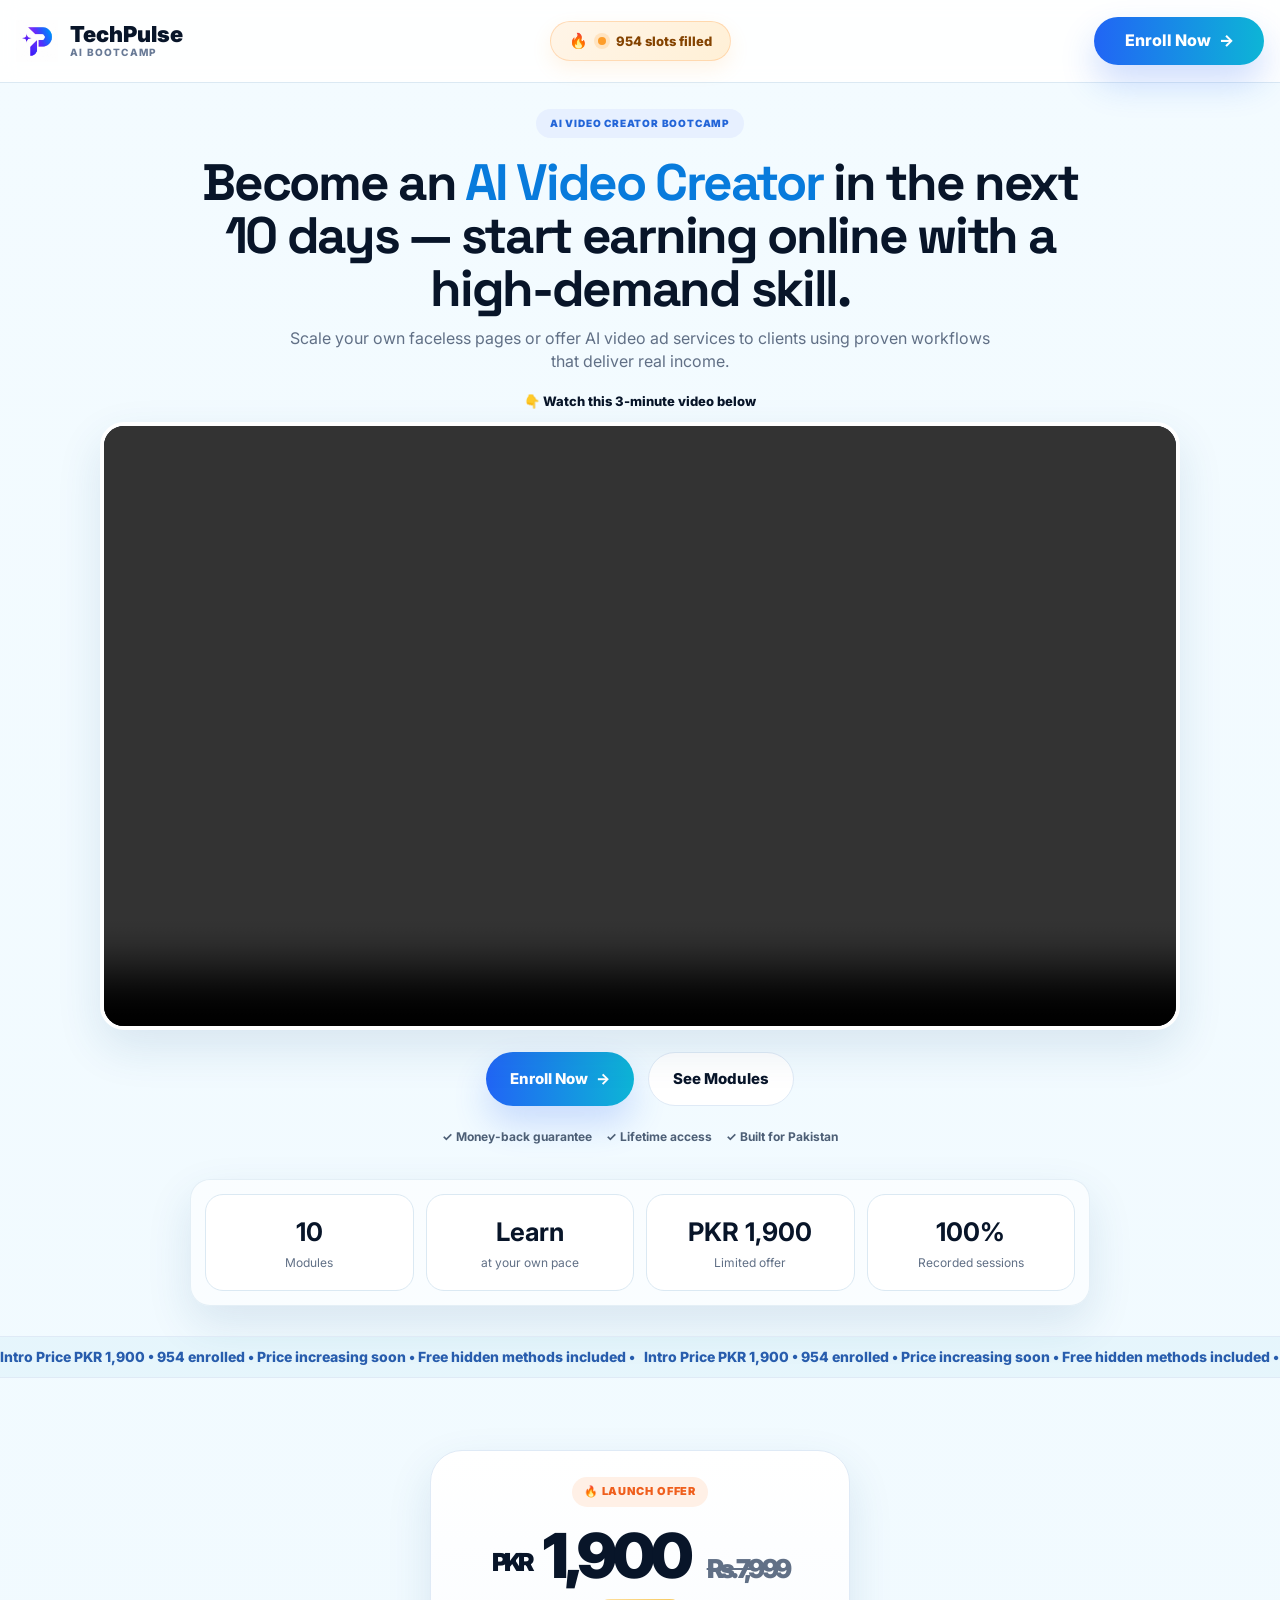
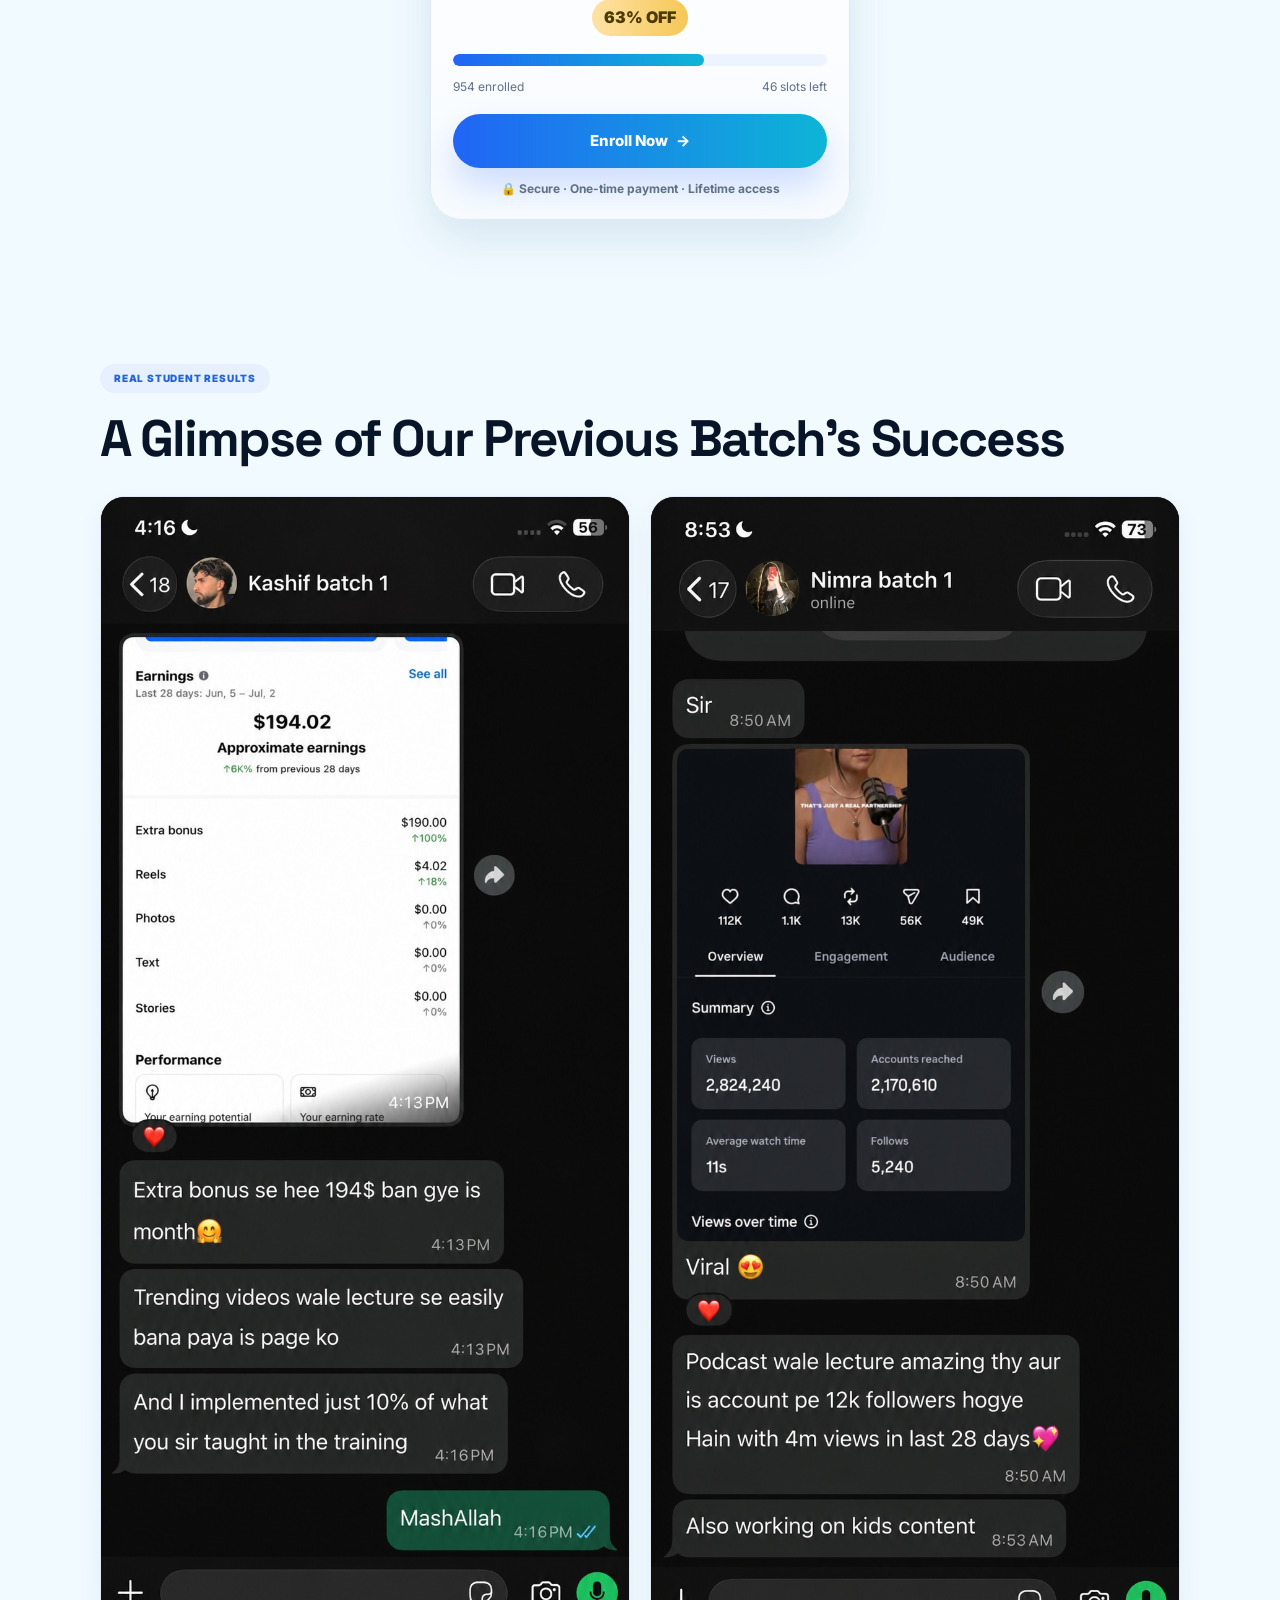
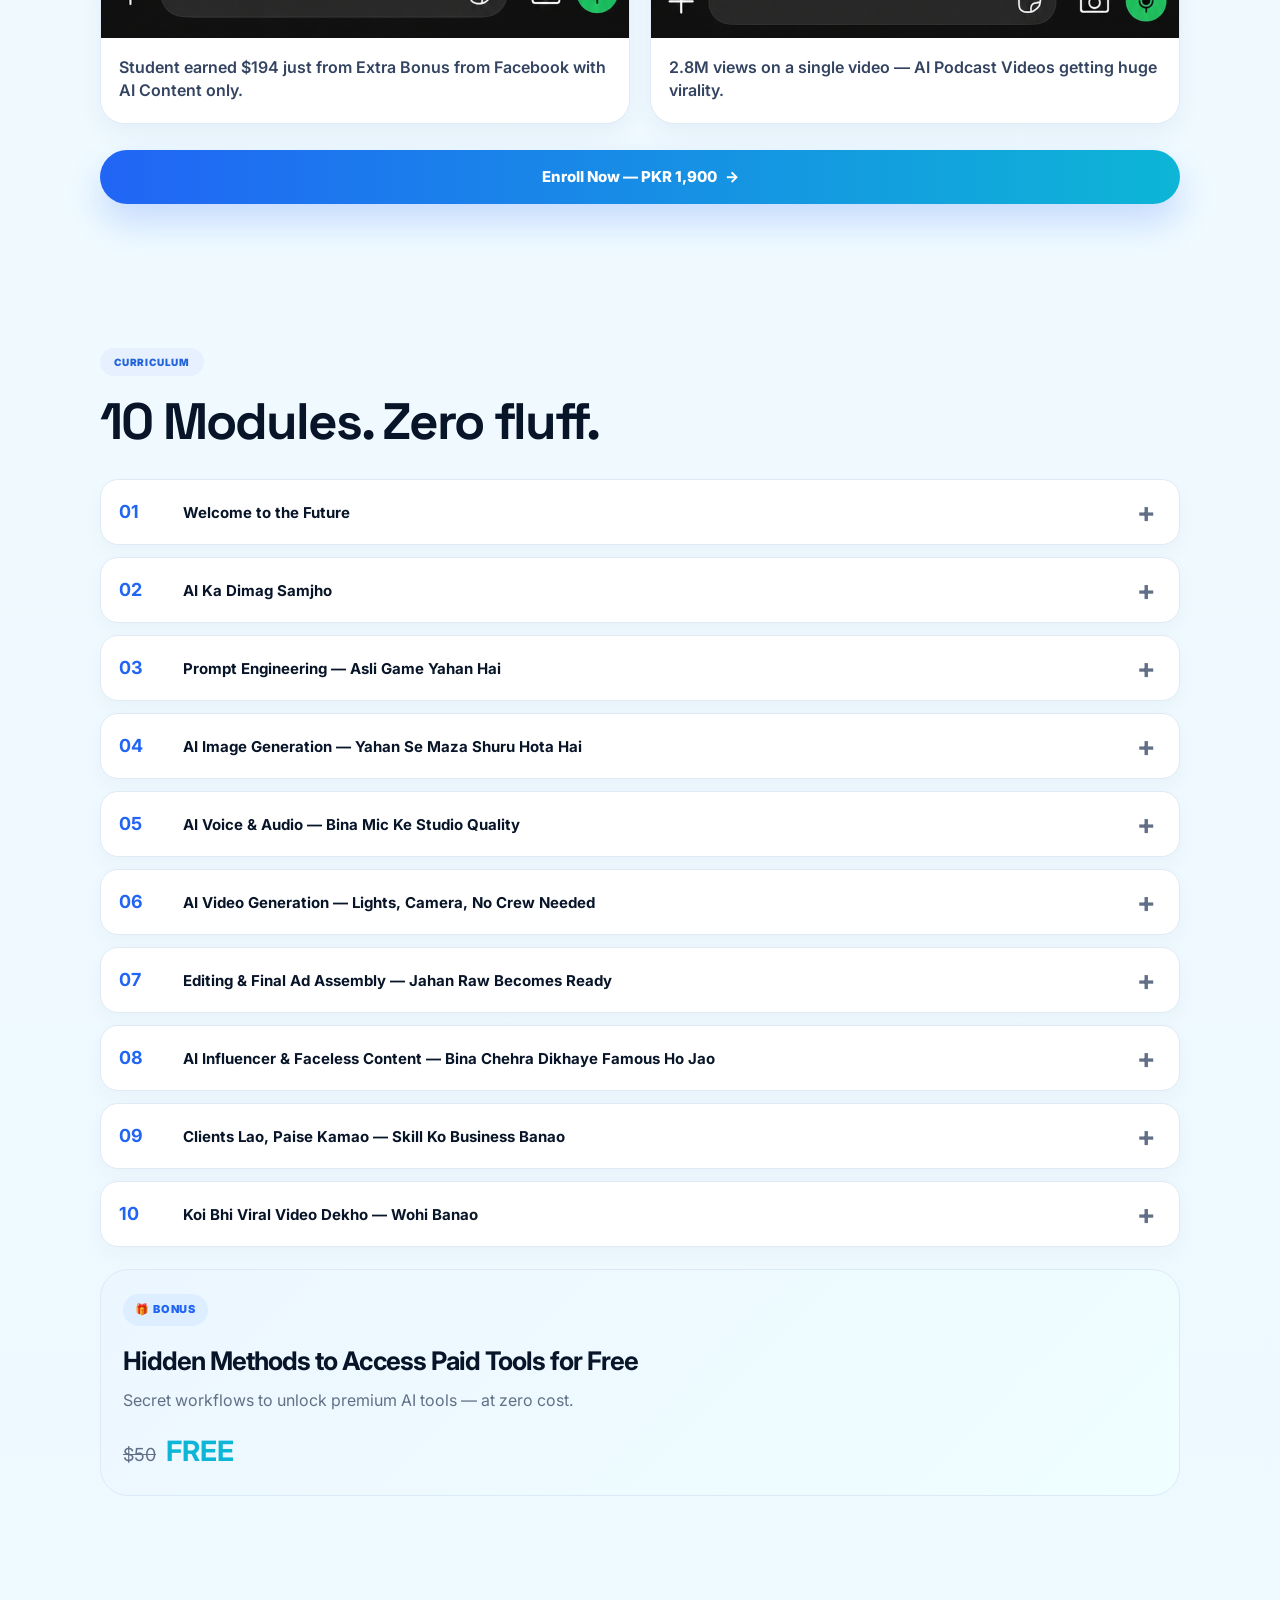
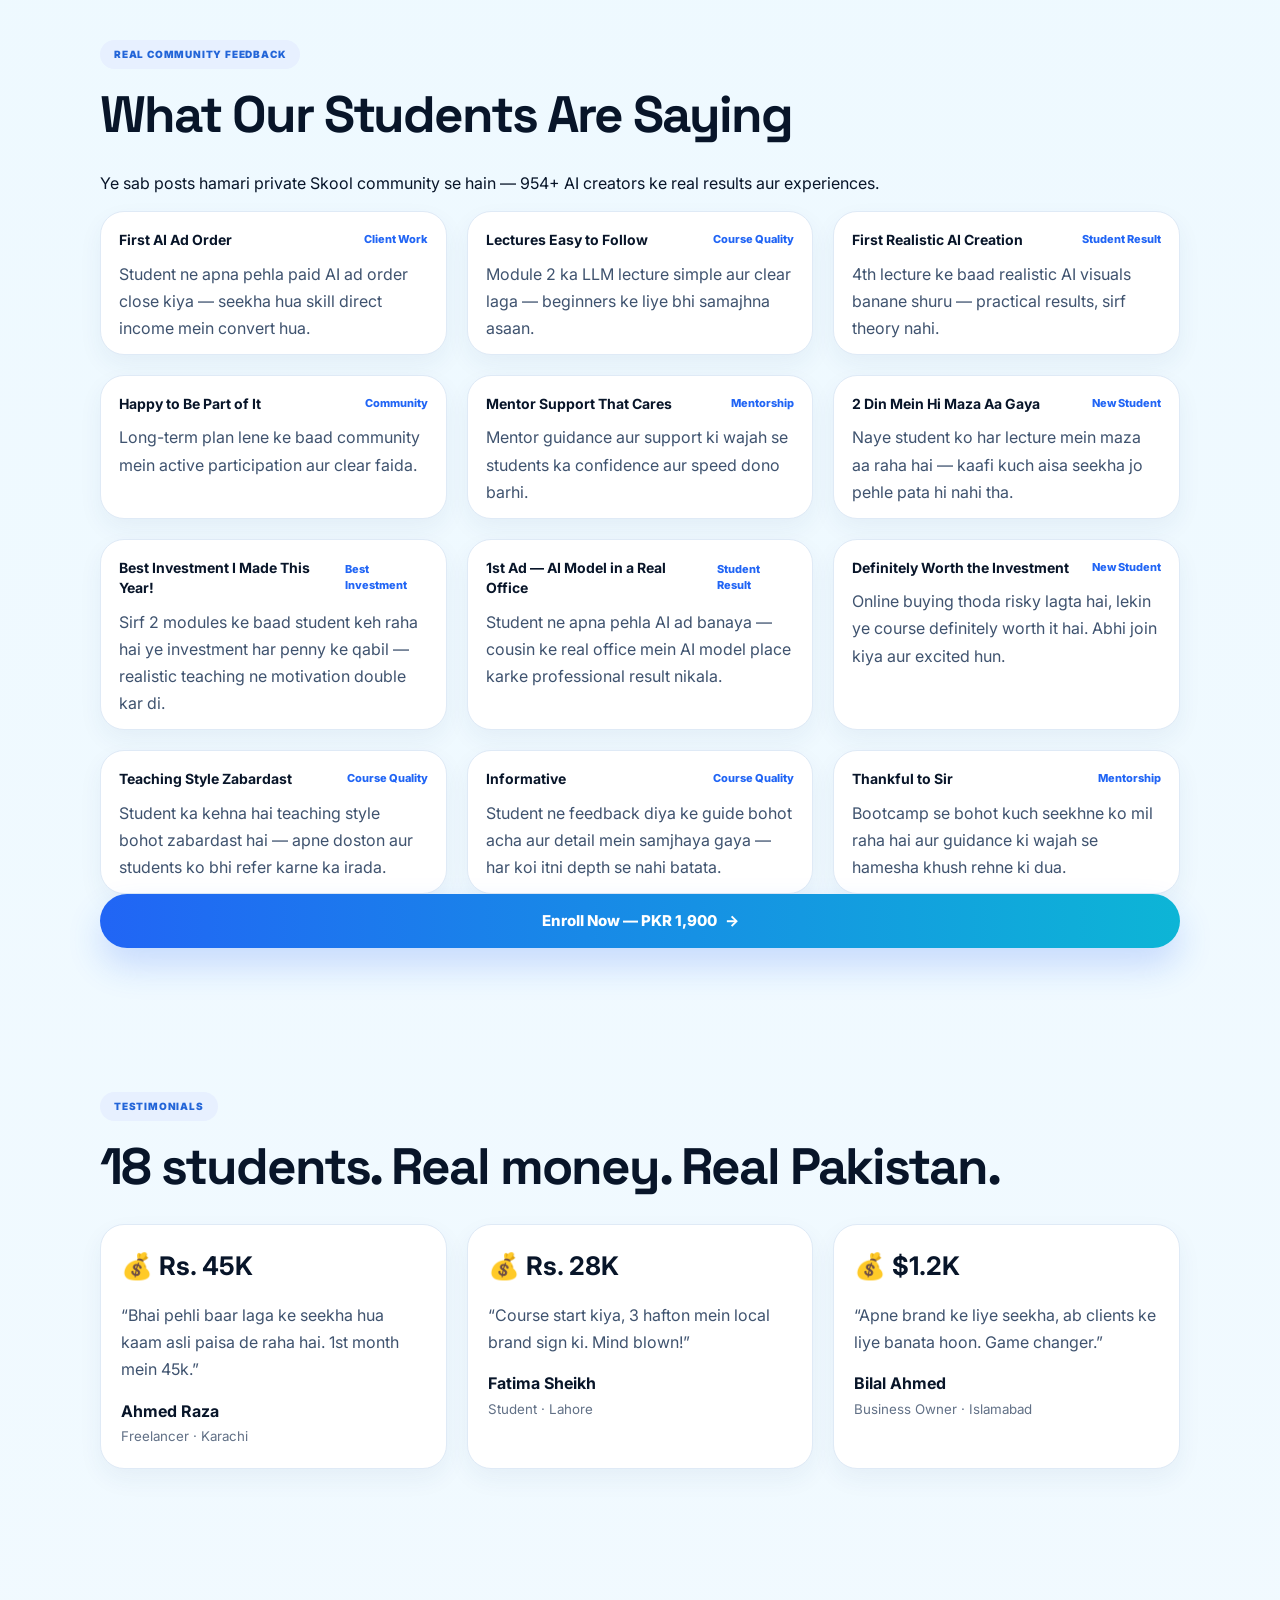
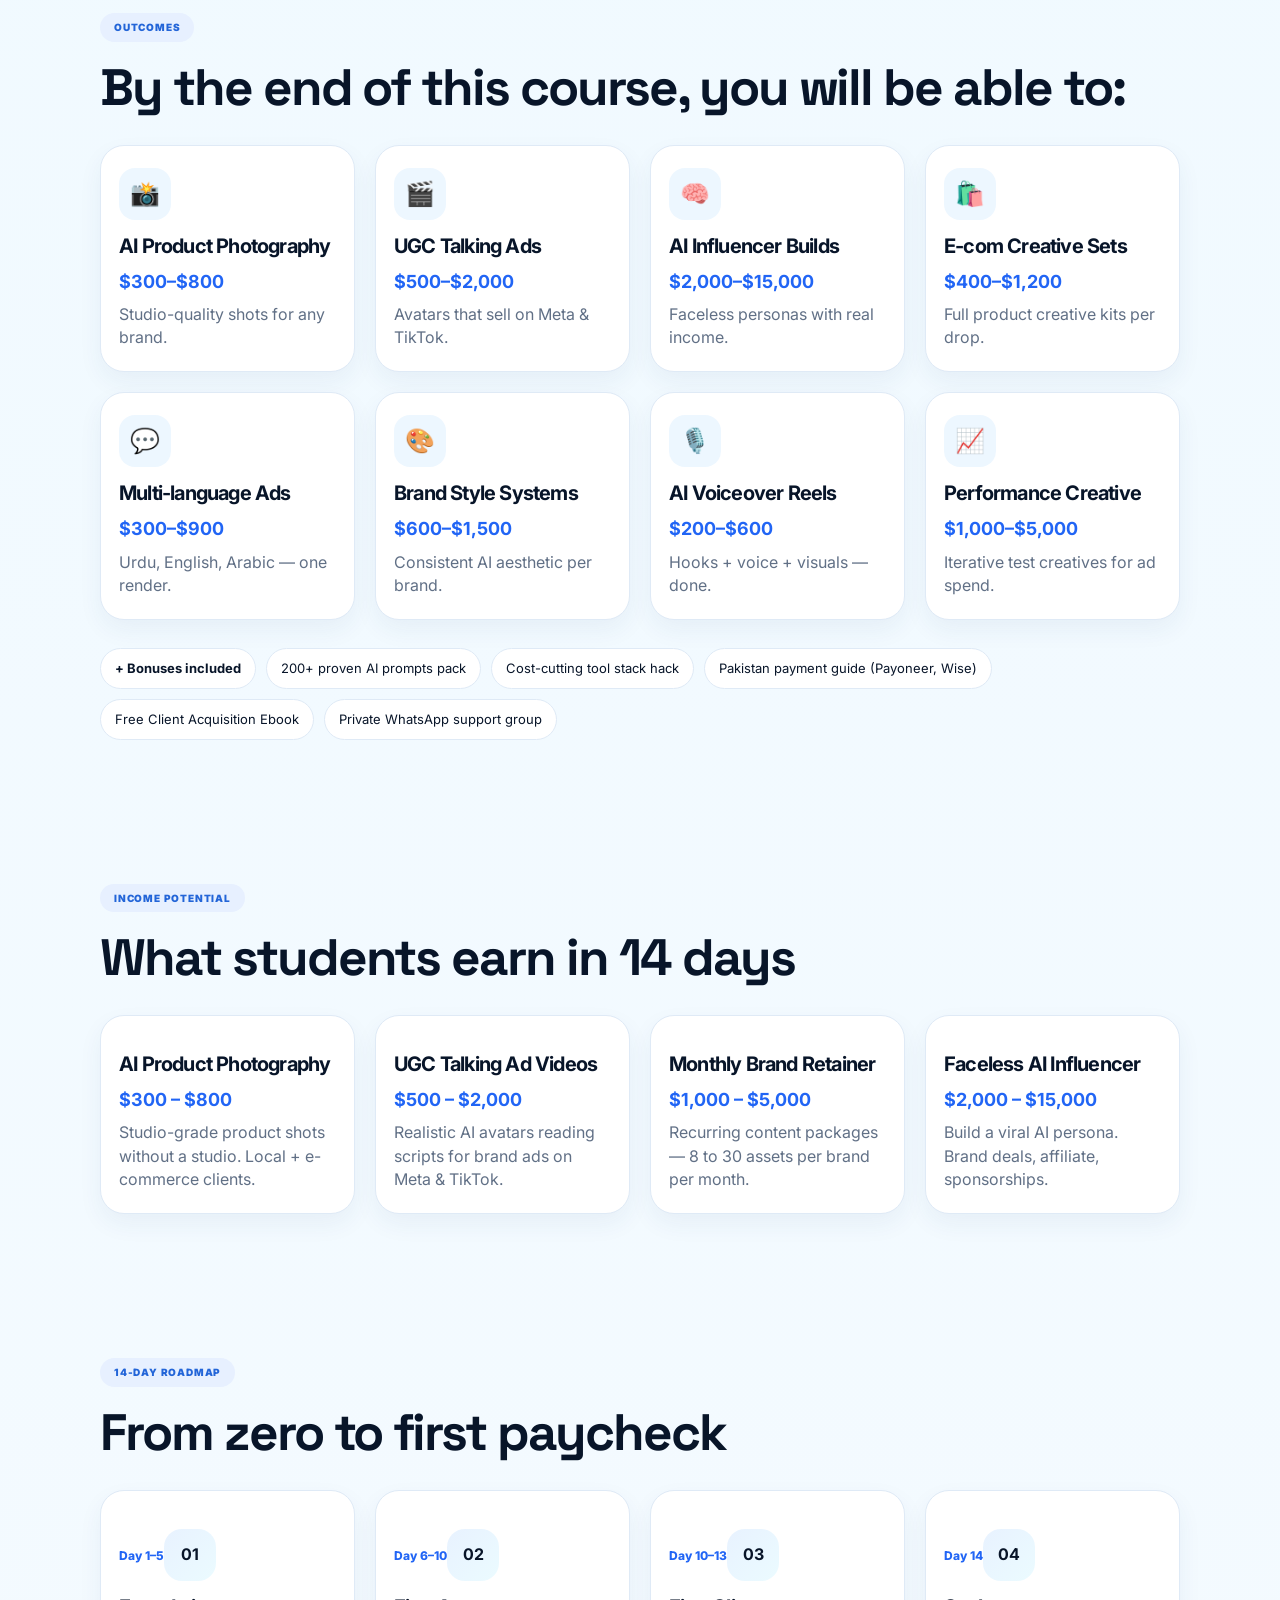
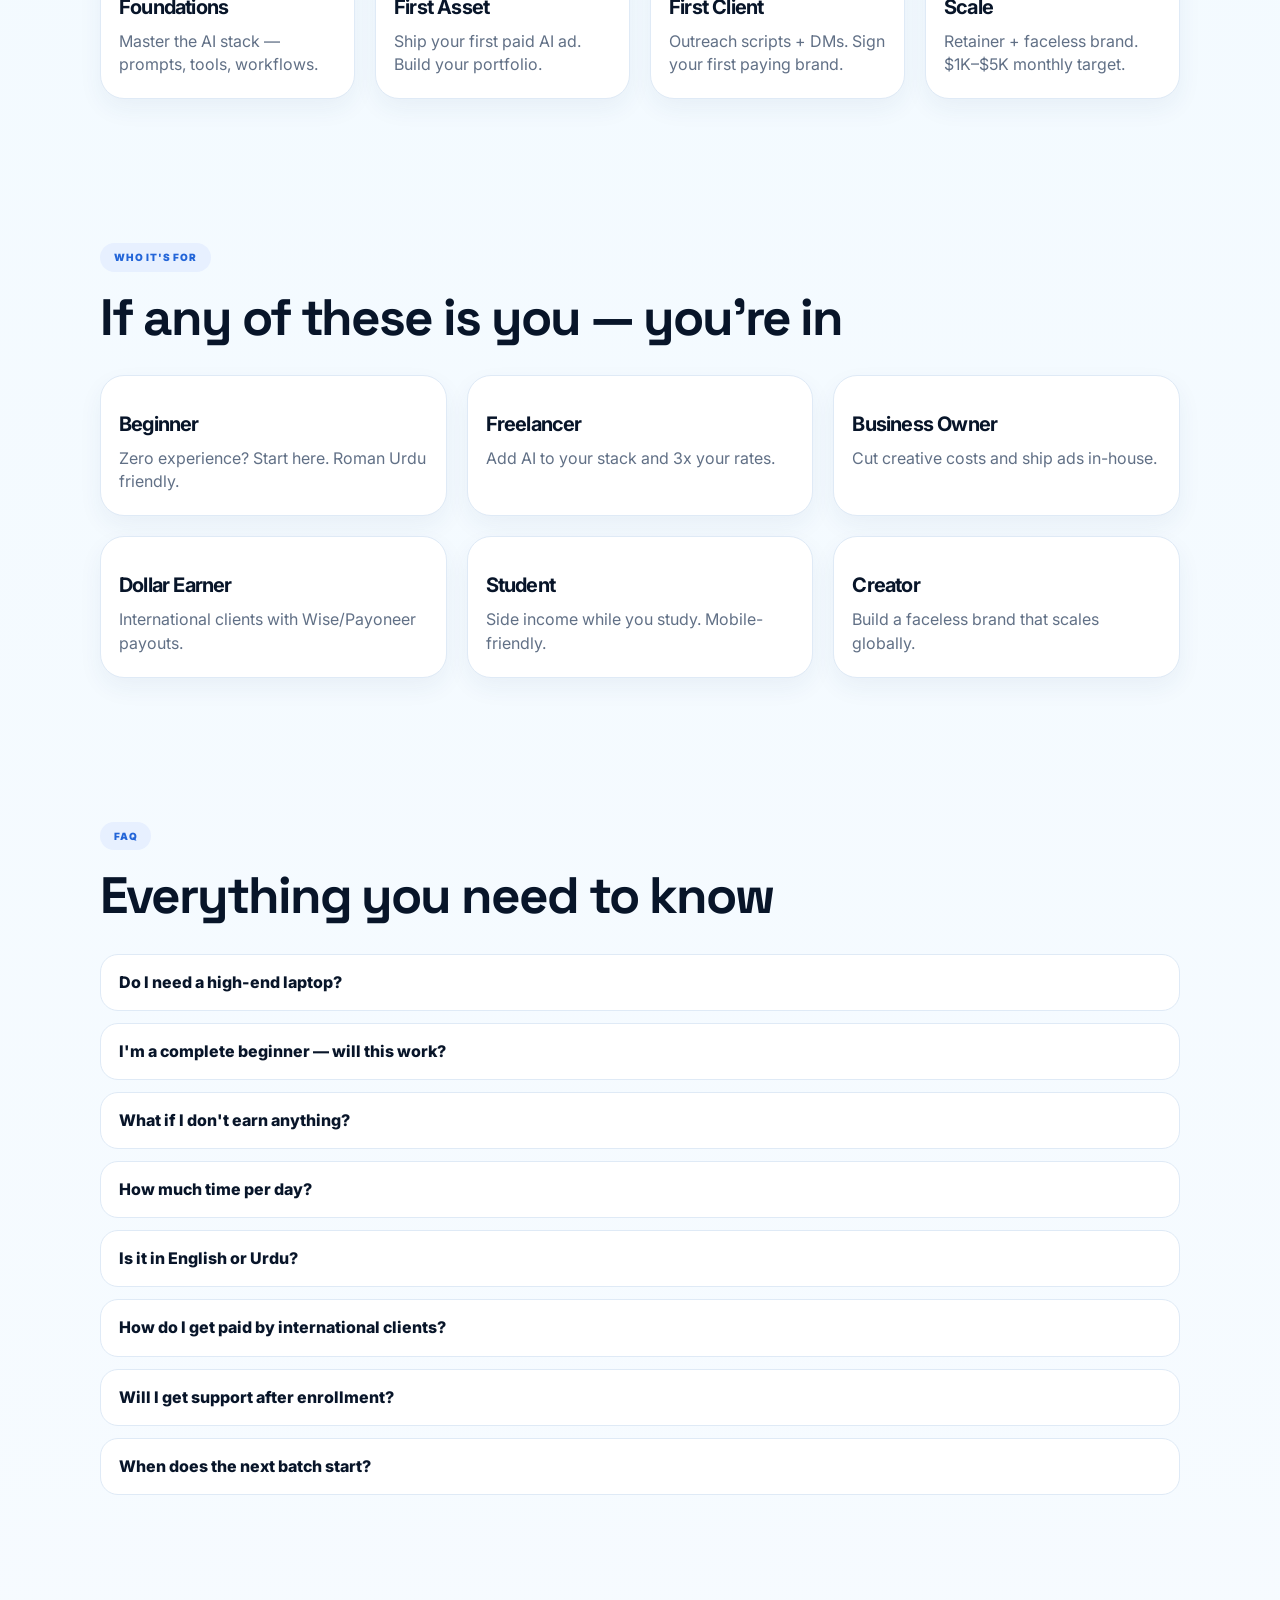
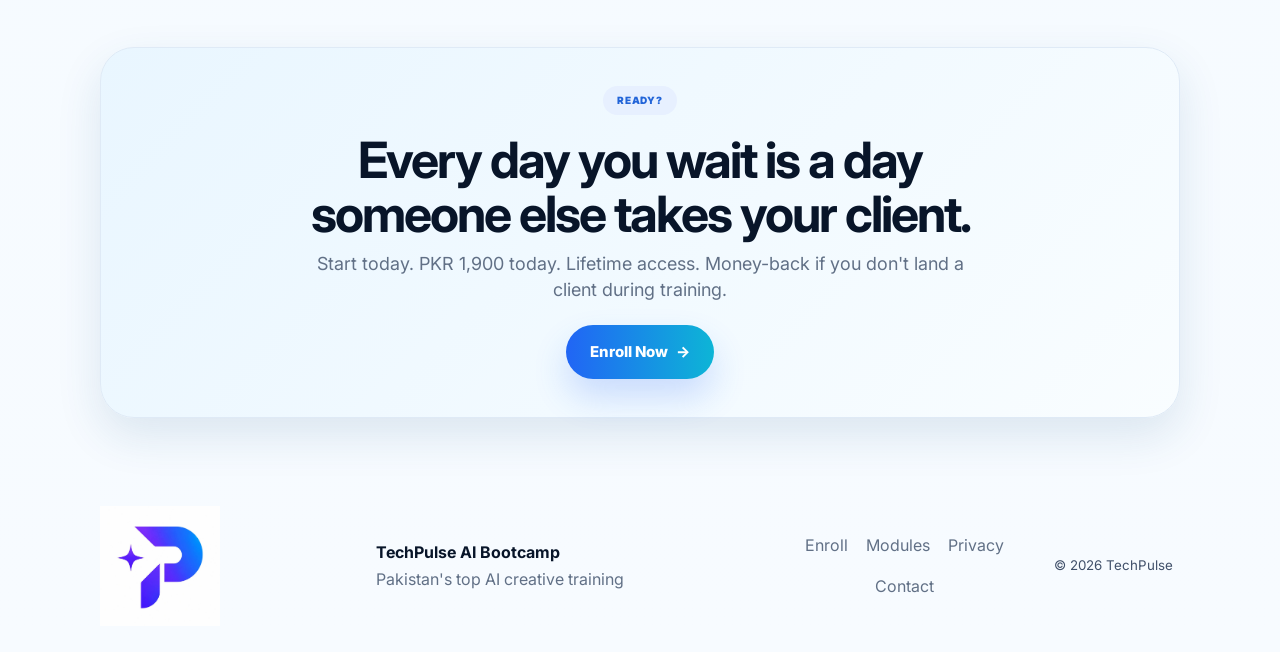
<file: index.html>
<!doctype html>
<html lang="en">
<head>
  <meta charset="UTF-8" />
  <meta name="viewport" content="width=device-width, initial-scale=1.0" />
  <meta name="theme-color" content="#eef9ff" />
  <title>TechPulse AI Bootcamp — Learn AI Videos, Earn in 14 Days</title>
  <link rel="preconnect" href="https://fonts.googleapis.com">
  <link rel="preconnect" href="https://fonts.gstatic.com" crossorigin>
  <link href="https://fonts.googleapis.com/css2?family=Inter:wght@400;500;600;700;800;900&family=Space+Grotesk:wght@500;600;700&display=swap" rel="stylesheet">
  <link rel="stylesheet" href="styles.css" />
</head>
<body>
  <header class="site-header">
    <div class="container header-inner">
      <a class="brand-wrap" href="index.html" aria-label="TechPulse home">
        <img src="logo.jpeg" alt="TechPulse AI logo" class="header-logo" />
        <span class="brand-copy">
          <strong>TechPulse</strong>
          <small>AI BOOTCAMP</small>
        </span>
      </a>

      <div class="slots-badge" aria-label="954 slots filled">
        <span class="badge-icon">🔥</span>
        <span class="badge-dot"></span>
        <span>954 slots filled</span>
      </div>

      <a href="course.html" class="header-cta">Enroll Now <span>→</span></a>
    </div>
  </header>

  <header class="hero container" id="top">
    <div class="hero-badge">AI VIDEO CREATOR BOOTCAMP</div>
    <h1>Become an <span>AI Video Creator</span> in the next 10 days — start earning online with a high-demand skill.</h1>
    <p class="hero-copy">Scale your own faceless pages or offer AI video ad services to clients using proven workflows that deliver real income.</p>
    <div class="watch-label">👇 Watch this 3-minute video below</div>

    <div class="video-card">
      <div class="hero-video">
        <video controls playsinline preload="metadata" aria-label="TechPulse AI Bootcamp introduction">
          <source src="intro.mp4" type="video/mp4" />
          Your browser does not support HTML video.
        </video>
      </div>
    </div>

    <div class="hero-actions">
      <a href="course.html" class="btn primary">Enroll Now <span>→</span></a>
      <a href="#modules" class="btn secondary">See Modules</a>
    </div>

    <div class="trust-row"><span>✓ Money-back guarantee</span><span>✓ Lifetime access</span><span>✓ Built for Pakistan</span></div>

    <div class="mini-stats">
      <div><strong>10</strong><span>Modules</span></div>
      <div><strong>Learn</strong><span>at your own pace</span></div>
      <div><strong>PKR 1,900</strong><span>Limited offer</span></div>
      <div><strong>100%</strong><span>Recorded sessions</span></div>
    </div>
  </header>

  <div class="marquee"><div>Intro Price PKR 1,900 • 954 enrolled • Price increasing soon • Free hidden methods included •&nbsp;&nbsp; Intro Price PKR 1,900 • 954 enrolled • Price increasing soon • Free hidden methods included •</div></div>

  <main>
    <section class="section container" id="enroll">
      <div class="price-card">
        <div class="price-kicker">🔥 LAUNCH OFFER</div>
        <div class="price-line"><span class="currency">PKR</span> 1,900 <del>Rs. 7,999</del></div>
        <div class="discount">63% OFF</div>
        <div class="progress"><span></span></div>
        <div class="price-meta"><span>954 enrolled</span><span>46 slots left</span></div>
        <a class="btn primary wide" href="course.html">Enroll Now <span>→</span></a>
        <p class="secure">🔒 Secure · One-time payment · Lifetime access</p>
      </div>
    </section>

    <section class="section success-section">
      <div class="container">
        <div class="section-tag">REAL STUDENT RESULTS</div>
        <h2>A Glimpse of Our Previous Batch's Success</h2>
        <div class="success-grid">
          <article class="success-card"><img src="assets/pic1.png" alt="Student result screenshot"/><p>Student earned $194 just from Extra Bonus from Facebook with AI Content only.</p></article>
          <article class="success-card"><img src="assets/pic2.png" alt="Student insights screenshot"/><p>2.8M views on a single video — AI Podcast Videos getting huge virality.</p></article>
        </div>
        <a class="btn primary wide-mobile" href="course.html">Enroll Now — PKR 1,900 <span>→</span></a>
      </div>
    </section>

    <section class="section" id="modules">
      <div class="container">
        <div class="section-tag">CURRICULUM</div>
        <h2>10 Modules. Zero fluff.</h2>
        <div class="module-list">
          <div class="module"><b>01</b><span>Welcome to the Future</span><i>+</i></div>
          <div class="module"><b>02</b><span>AI Ka Dimag Samjho</span><i>+</i></div>
          <div class="module"><b>03</b><span>Prompt Engineering — Asli Game Yahan Hai</span><i>+</i></div>
          <div class="module"><b>04</b><span>AI Image Generation — Yahan Se Maza Shuru Hota Hai</span><i>+</i></div>
          <div class="module"><b>05</b><span>AI Voice &amp; Audio — Bina Mic Ke Studio Quality</span><i>+</i></div>
          <div class="module"><b>06</b><span>AI Video Generation — Lights, Camera, No Crew Needed</span><i>+</i></div>
          <div class="module"><b>07</b><span>Editing &amp; Final Ad Assembly — Jahan Raw Becomes Ready</span><i>+</i></div>
          <div class="module"><b>08</b><span>AI Influencer &amp; Faceless Content — Bina Chehra Dikhaye Famous Ho Jao</span><i>+</i></div>
          <div class="module"><b>09</b><span>Clients Lao, Paise Kamao — Skill Ko Business Banao</span><i>+</i></div>
          <div class="module"><b>10</b><span>Koi Bhi Viral Video Dekho — Wohi Banao</span><i>+</i></div>
        </div>
        <div class="bonus-card"><div class="gift">🎁 BONUS</div><h3>Hidden Methods to Access Paid Tools for Free</h3><p>Secret workflows to unlock premium AI tools — at zero cost.</p><div class="bonus-price"><del>$50</del><strong>FREE</strong></div></div>
      </div>
    </section>

    <section class="section community-section">
      <div class="container">
        <div class="section-tag">REAL COMMUNITY FEEDBACK</div>
        <h2>What Our Students Are Saying</h2>
        <p class="section-copy">Ye sab posts hamari private Skool community se hain — 954+ AI creators ke real results aur experiences.</p>
        <div class="review-grid">
          <article class="review"><div class="review-top"><b>First AI Ad Order</b><span>Client Work</span></div><p>Student ne apna pehla paid AI ad order close kiya — seekha hua skill direct income mein convert hua.</p></article>
          <article class="review"><div class="review-top"><b>Lectures Easy to Follow</b><span>Course Quality</span></div><p>Module 2 ka LLM lecture simple aur clear laga — beginners ke liye bhi samajhna asaan.</p></article>
          <article class="review"><div class="review-top"><b>First Realistic AI Creation</b><span>Student Result</span></div><p>4th lecture ke baad realistic AI visuals banane shuru — practical results, sirf theory nahi.</p></article>
          <article class="review"><div class="review-top"><b>Happy to Be Part of It</b><span>Community</span></div><p>Long-term plan lene ke baad community mein active participation aur clear faida.</p></article>
          <article class="review"><div class="review-top"><b>Mentor Support That Cares</b><span>Mentorship</span></div><p>Mentor guidance aur support ki wajah se students ka confidence aur speed dono barhi.</p></article>
          <article class="review"><div class="review-top"><b>2 Din Mein Hi Maza Aa Gaya</b><span>New Student</span></div><p>Naye student ko har lecture mein maza aa raha hai — kaafi kuch aisa seekha jo pehle pata hi nahi tha.</p></article>
          <article class="review"><div class="review-top"><b>Best Investment I Made This Year!</b><span>Best Investment</span></div><p>Sirf 2 modules ke baad student keh raha hai ye investment har penny ke qabil — realistic teaching ne motivation double kar di.</p></article>
          <article class="review"><div class="review-top"><b>1st Ad — AI Model in a Real Office</b><span>Student Result</span></div><p>Student ne apna pehla AI ad banaya — cousin ke real office mein AI model place karke professional result nikala.</p></article>
          <article class="review"><div class="review-top"><b>Definitely Worth the Investment</b><span>New Student</span></div><p>Online buying thoda risky lagta hai, lekin ye course definitely worth it hai. Abhi join kiya aur excited hun.</p></article>
          <article class="review"><div class="review-top"><b>Teaching Style Zabardast</b><span>Course Quality</span></div><p>Student ka kehna hai teaching style bohot zabardast hai — apne doston aur students ko bhi refer karne ka irada.</p></article>
          <article class="review"><div class="review-top"><b>Informative</b><span>Course Quality</span></div><p>Student ne feedback diya ke guide bohot acha aur detail mein samjhaya gaya — har koi itni depth se nahi batata.</p></article>
          <article class="review"><div class="review-top"><b>Thankful to Sir</b><span>Mentorship</span></div><p>Bootcamp se bohot kuch seekhne ko mil raha hai aur guidance ki wajah se hamesha khush rehne ki dua.</p></article>
        </div>
        <a class="btn primary wide-mobile" href="course.html">Enroll Now — PKR 1,900 <span>→</span></a>
      </div>
    </section>

    <section class="section testimonials">
      <div class="container">
        <div class="section-tag">TESTIMONIALS</div>
        <h2>18 students. Real money. Real Pakistan.</h2>
        <div class="testimonial-grid">
          <article class="quote"><strong>💰 Rs. 45K</strong><p>“Bhai pehli baar laga ke seekha hua kaam asli paisa de raha hai. 1st month mein 45k.”</p><div><b>Ahmed Raza</b><small>Freelancer · Karachi</small></div></article>
          <article class="quote"><strong>💰 Rs. 28K</strong><p>“Course start kiya, 3 hafton mein local brand sign ki. Mind blown!”</p><div><b>Fatima Sheikh</b><small>Student · Lahore</small></div></article>
          <article class="quote"><strong>💰 $1.2K</strong><p>“Apne brand ke liye seekha, ab clients ke liye banata hoon. Game changer.”</p><div><b>Bilal Ahmed</b><small>Business Owner · Islamabad</small></div></article>
        </div>
      </div>
    </section>

    <section class="section outcomes">
      <div class="container"><div class="section-tag">OUTCOMES</div><h2>By the end of this course, you will be able to:</h2>
        <div class="outcome-grid">
          <article><span>📸</span><h3>AI Product Photography</h3><b>$300–$800</b><p>Studio-quality shots for any brand.</p></article>
          <article><span>🎬</span><h3>UGC Talking Ads</h3><b>$500–$2,000</b><p>Avatars that sell on Meta &amp; TikTok.</p></article>
          <article><span>🧠</span><h3>AI Influencer Builds</h3><b>$2,000–$15,000</b><p>Faceless personas with real income.</p></article>
          <article><span>🛍️</span><h3>E-com Creative Sets</h3><b>$400–$1,200</b><p>Full product creative kits per drop.</p></article>
          <article><span>💬</span><h3>Multi-language Ads</h3><b>$300–$900</b><p>Urdu, English, Arabic — one render.</p></article>
          <article><span>🎨</span><h3>Brand Style Systems</h3><b>$600–$1,500</b><p>Consistent AI aesthetic per brand.</p></article>
          <article><span>🎙️</span><h3>AI Voiceover Reels</h3><b>$200–$600</b><p>Hooks + voice + visuals — done.</p></article>
          <article><span>📈</span><h3>Performance Creative</h3><b>$1,000–$5,000</b><p>Iterative test creatives for ad spend.</p></article>
        </div>
        <div class="bonuses"><b>+ Bonuses included</b><span>200+ proven AI prompts pack</span><span>Cost-cutting tool stack hack</span><span>Pakistan payment guide (Payoneer, Wise)</span><span>Free Client Acquisition Ebook</span><span>Private WhatsApp support group</span></div>
      </div>
    </section>

    <section class="section income"><div class="container"><div class="section-tag">INCOME POTENTIAL</div><h2>What students earn in 14 days</h2><div class="income-grid">
      <article><h3>AI Product Photography</h3><b>$300 – $800</b><p>Studio-grade product shots without a studio. Local + e-commerce clients.</p></article>
      <article><h3>UGC Talking Ad Videos</h3><b>$500 – $2,000</b><p>Realistic AI avatars reading scripts for brand ads on Meta &amp; TikTok.</p></article>
      <article><h3>Monthly Brand Retainer</h3><b>$1,000 – $5,000</b><p>Recurring content packages — 8 to 30 assets per brand per month.</p></article>
      <article><h3>Faceless AI Influencer</h3><b>$2,000 – $15,000</b><p>Build a viral AI persona. Brand deals, affiliate, sponsorships.</p></article>
    </div></div></section>

    <section class="section roadmap"><div class="container"><div class="section-tag">14-DAY ROADMAP</div><h2>From zero to first paycheck</h2><div class="roadmap-grid">
      <article><span>Day 1–5</span><b>01</b><h3>Foundations</h3><p>Master the AI stack — prompts, tools, workflows.</p></article>
      <article><span>Day 6–10</span><b>02</b><h3>First Asset</h3><p>Ship your first paid AI ad. Build your portfolio.</p></article>
      <article><span>Day 10–13</span><b>03</b><h3>First Client</h3><p>Outreach scripts + DMs. Sign your first paying brand.</p></article>
      <article><span>Day 14</span><b>04</b><h3>Scale</h3><p>Retainer + faceless brand. $1K–$5K monthly target.</p></article>
    </div></div></section>

    <section class="section who"><div class="container"><div class="section-tag">WHO IT'S FOR</div><h2>If any of these is you — you're in</h2><div class="who-grid">
      <article><h3>Beginner</h3><p>Zero experience? Start here. Roman Urdu friendly.</p></article>
      <article><h3>Freelancer</h3><p>Add AI to your stack and 3x your rates.</p></article>
      <article><h3>Business Owner</h3><p>Cut creative costs and ship ads in-house.</p></article>
      <article><h3>Dollar Earner</h3><p>International clients with Wise/Payoneer payouts.</p></article>
      <article><h3>Student</h3><p>Side income while you study. Mobile-friendly.</p></article>
      <article><h3>Creator</h3><p>Build a faceless brand that scales globally.</p></article>
    </div></div></section>

    <section class="section faq"><div class="container"><div class="section-tag">FAQ</div><h2>Everything you need to know</h2><div class="faq-list">
      <details><summary>Do I need a high-end laptop?</summary><p>No. The training is designed to be practical and mobile-friendly, with workflows that can be started on an everyday setup.</p></details>
      <details><summary>I'm a complete beginner — will this work?</summary><p>Yes. The curriculum starts from the foundations and is designed to be beginner-friendly.</p></details>
      <details><summary>What if I don't earn anything?</summary><p>The page's offer includes a money-back promise during training if you don't land a client.</p></details>
      <details><summary>How much time per day?</summary><p>A focused 60–90 minutes a day is a good target for completing the roadmap consistently.</p></details>
      <details><summary>Is it in English or Urdu?</summary><p>The material uses simple English with Roman Urdu explanations where useful.</p></details>
      <details><summary>How do I get paid by international clients?</summary><p>The bootcamp covers practical payment routes such as Wise and Payoneer.</p></details>
      <details><summary>Will I get support after enrollment?</summary><p>Yes. Students get access to the private community/support workflow.</p></details>
      <details><summary>When does the next batch start?</summary><p>Enrollment opens for the current bootcamp offer; use the Enroll button for the latest batch details.</p></details>
    </div></div></section>

    <section class="final-cta" id="checkout"><div class="container"><div class="section-tag">READY?</div><h2>Every day you wait is a day someone else takes your client.</h2><p>Start today. PKR 1,900 today. Lifetime access. Money-back if you don't land a client during training.</p><a href="course.html" class="btn primary">Enroll Now <span>→</span></a></div></section>
  </main>

  <footer><div class="container footer-inner"><img src="logo.jpeg" alt="TechPulse AI" class="logo"/><div><b>TechPulse AI Bootcamp</b><p>Pakistan's top AI creative training</p></div><nav><a href="course.html">Enroll</a><a href="#modules">Modules</a><a href="#top">Privacy</a><a href="#checkout">Contact</a></nav><small>© 2026 TechPulse</small></div></footer>
  <div class="mobile-cta"><a href="course.html">Enroll Now — PKR 1,900 <span>→</span></a></div>
  <script src="script.js"></script>
</body>
</html>
</file>
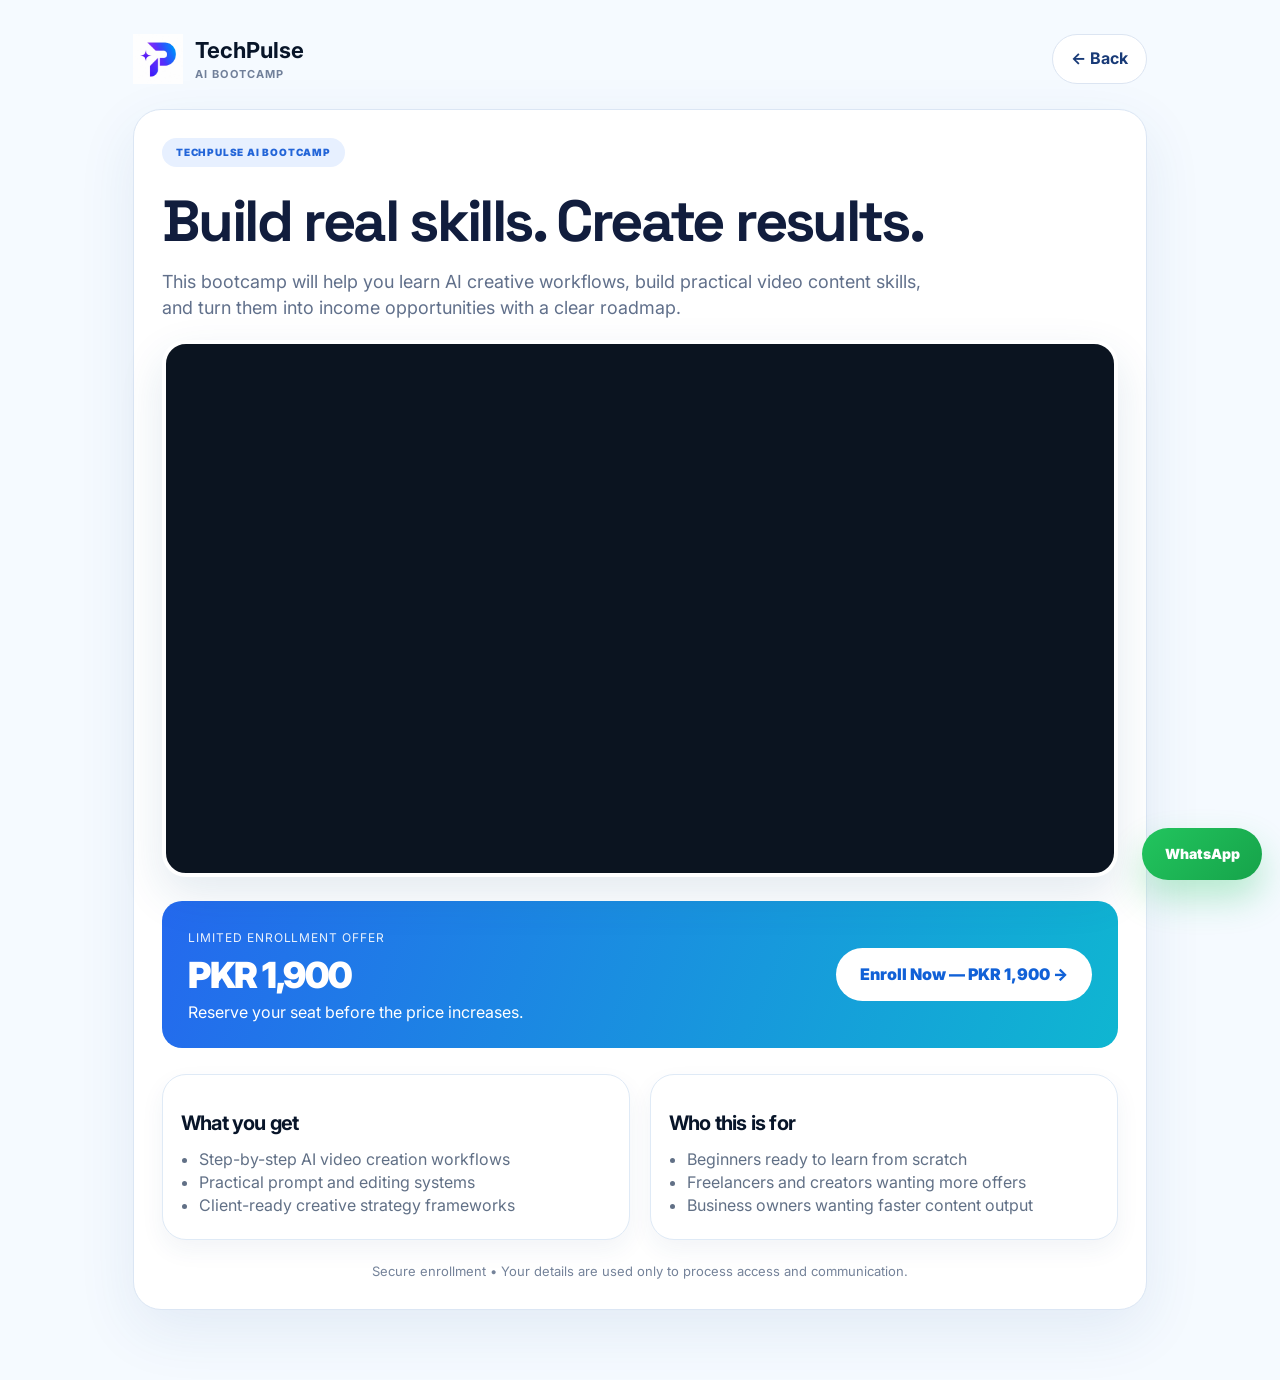
<file: course.html>
﻿<!DOCTYPE html>
<html lang="en">
<head>
  <meta charset="UTF-8" />
  <meta name="viewport" content="width=device-width, initial-scale=1.0" />
  <meta name="description" content="TechPulse AI Bootcamp course overview and enrollment page with video walkthrough." />
  <title>TechPulse AI Bootcamp — Course Overview</title>
  <link rel="preconnect" href="https://fonts.googleapis.com">
  <link rel="preconnect" href="https://fonts.gstatic.com" crossorigin>
  <link href="https://fonts.googleapis.com/css2?family=Inter:wght@400;500;600;700;800;900&family=Space+Grotesk:wght@500;600;700&display=swap" rel="stylesheet">
  <link rel="stylesheet" href="styles.css" />
</head>
<body class="course-page">
  <div class="course-wrap">
    <header class="page-header">
      <a class="brand" href="index.html" aria-label="TechPulse home">
        <img src="logo.jpeg" alt="TechPulse logo" />
        <span>
          <strong>TechPulse</strong>
          <small>AI BOOTCAMP</small>
        </span>
      </a>
      <button type="button" class="back-btn" onclick="history.back()">← Back</button>
    </header>

    <main class="hero-card">
      <div class="eyebrow">TechPulse AI Bootcamp</div>
      <h1 class="course-title">Build real skills. Create results.</h1>
      <p class="course-sub">This bootcamp will help you learn AI creative workflows, build practical video content skills, and turn them into income opportunities with a clear roadmap.</p>

      <div class="video-container">
        <iframe
          src="https://www.youtube.com/embed/SujhQDnbSsc"
          title="TechPulse AI Bootcamp"
          allow="accelerometer; autoplay; clipboard-write; encrypted-media; gyroscope; picture-in-picture"
          allowfullscreen
        ></iframe>
      </div>

      <section class="offer" aria-label="Enrollment offer">
        <div>
          <small>Limited enrollment offer</small>
          <div class="price">PKR 1,900</div>
          <div>Reserve your seat before the price increases.</div>
        </div>
        <a class="enroll-button" href="enroll.html?start=1">Enroll Now — PKR 1,900 →</a>
      </section>

      <div class="feature-grid">
        <article>
          <h3>What you get</h3>
          <ul>
            <li>Step-by-step AI video creation workflows</li>
            <li>Practical prompt and editing systems</li>
            <li>Client-ready creative strategy frameworks</li>
          </ul>
        </article>
        <article>
          <h3>Who this is for</h3>
          <ul>
            <li>Beginners ready to learn from scratch</li>
            <li>Freelancers and creators wanting more offers</li>
            <li>Business owners wanting faster content output</li>
          </ul>
        </article>
      </div>

      <p class="note">Secure enrollment • Your details are used only to process access and communication.</p>
    </main>
  </div>

  <a class="wa-float" href="https://wa.me/923185678127?text=Hello%20TechPulse%20AI%20Bootcamp%2C%20I%20want%20to%20enroll." target="_blank" rel="noreferrer" aria-label="WhatsApp contact">WhatsApp</a>
  <script src="script.js"></script>
</body>
</html>
</file>
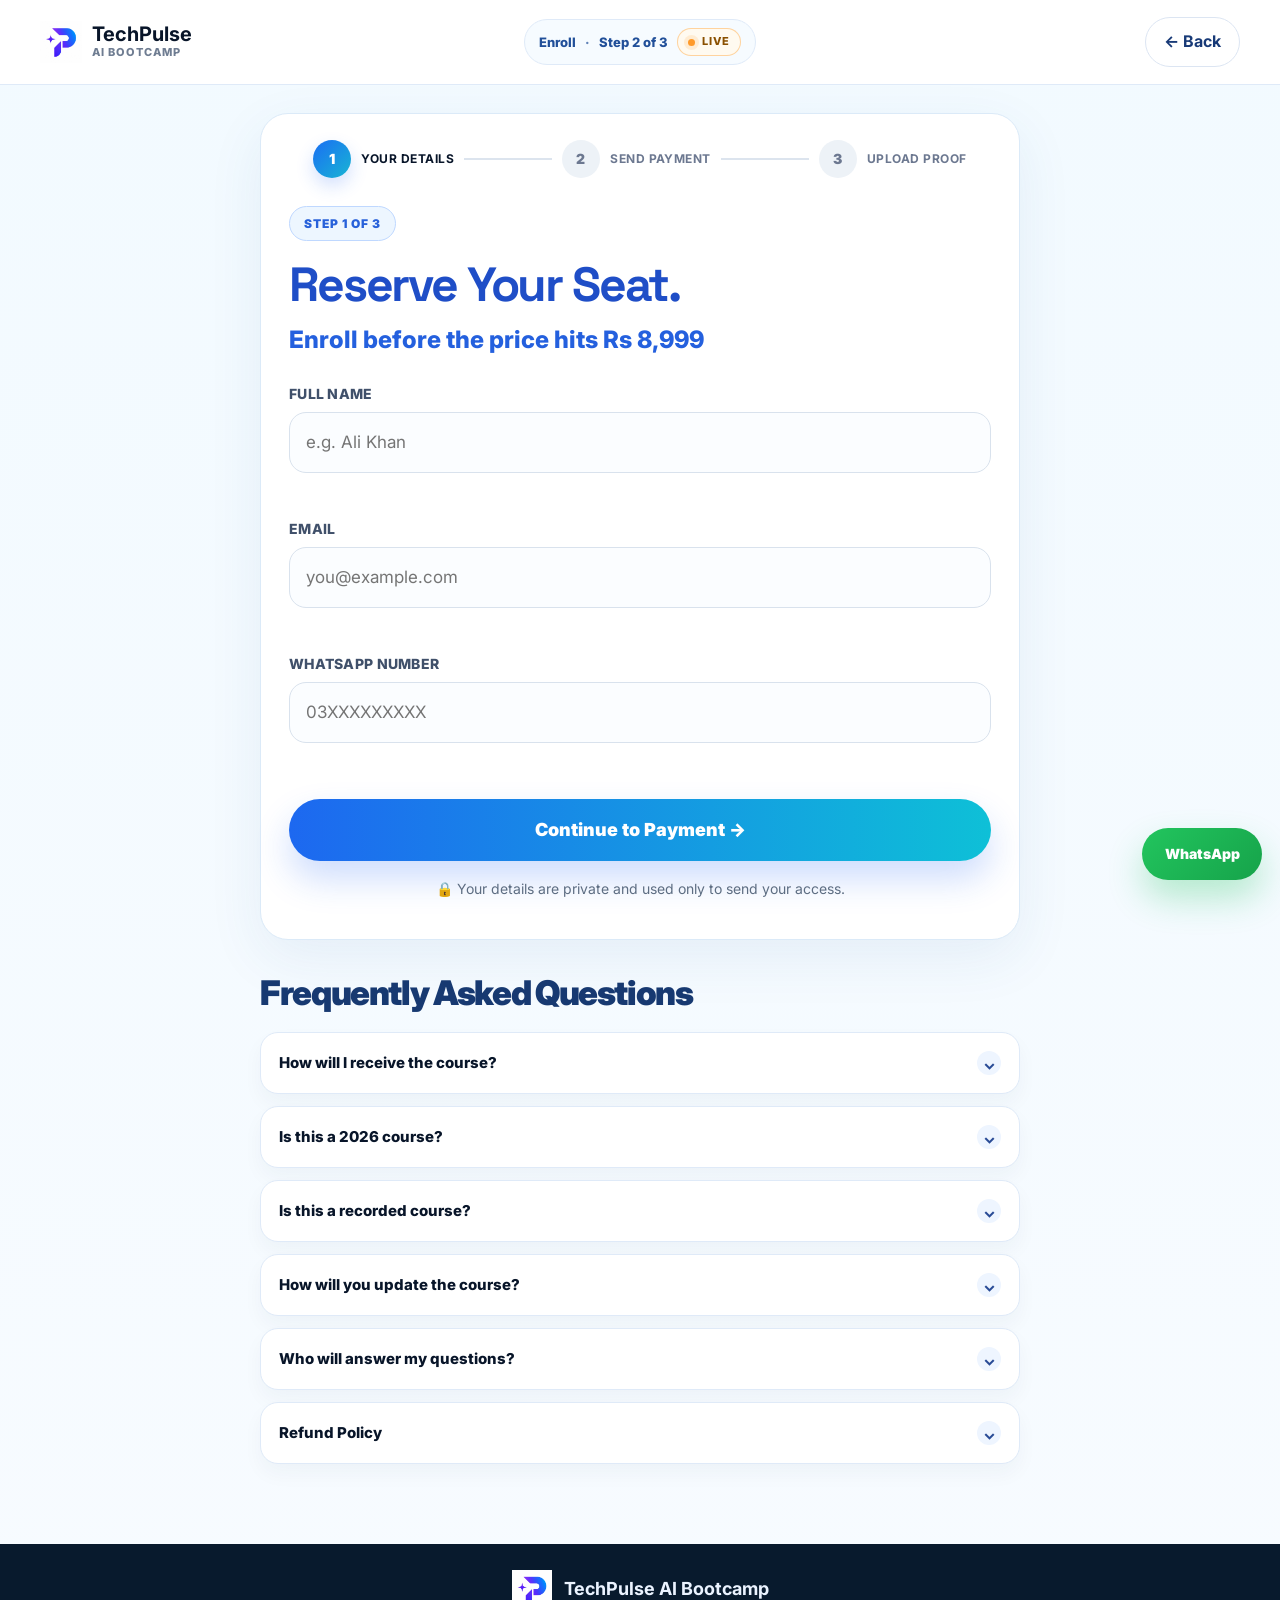
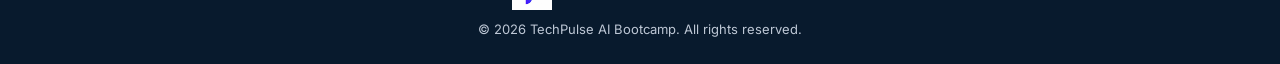
<file: enroll.html>
﻿<!DOCTYPE html>
<html lang="en">
<head>
  <meta charset="UTF-8" />
  <meta name="viewport" content="width=device-width, initial-scale=1.0" />
  <meta name="description" content="TechPulse AI Bootcamp enrollment form" />
  <title>Enroll — TechPulse AI Bootcamp</title>
  <link rel="preconnect" href="https://fonts.googleapis.com">
  <link rel="preconnect" href="https://fonts.gstatic.com" crossorigin>
  <link href="https://fonts.googleapis.com/css2?family=Inter:wght@400;500;600;700;800;900&family=Space+Grotesk:wght@500;600;700&display=swap" rel="stylesheet">
  <link rel="stylesheet" href="styles.css" />
</head>
<body class="enroll-page">
  <header class="enroll-header">
    <div class="enroll-header-inner">
      <a href="index.html" class="logo" aria-label="TechPulse home">
        <img src="logo.jpeg" alt="TechPulse logo" />
        <div>
          <strong>TechPulse</strong>
          <span>AI BOOTCAMP</span>
        </div>
      </a>

      <div class="header-progress" aria-live="polite">
        <span>Enroll</span>
        <span class="header-separator">·</span>
        <span>Step 2 of 3</span>
        <span class="live-pill"><span class="live-dot"></span>LIVE</span>
      </div>

      <button type="button" class="back-btn top-back" onclick="history.back()">← Back</button>
    </div>
  </header>

  <main class="page-shell">
    <section class="form-card" aria-live="polite">
      <div class="steps" aria-label="Enrollment progress">
        <div class="step is-active" data-step-indicator="1">
          <span class="num">1</span>
          <span>YOUR DETAILS</span>
        </div>
        <div class="line"></div>
        <div class="step" data-step-indicator="2">
          <span class="num">2</span>
          <span>SEND PAYMENT</span>
        </div>
        <div class="line"></div>
        <div class="step" data-step-indicator="3">
          <span class="num">3</span>
          <span>UPLOAD PROOF</span>
        </div>
      </div>

      <div class="panel" data-panel="1">
        <span class="pill">STEP 1 OF 3</span>
        <h1 class="title">Reserve Your Seat.</h1>
        <p class="sub">Enroll before the price hits Rs 8,999</p>

        <form id="detailsForm" novalidate>
          <div class="field">
            <label for="name">FULL NAME</label>
            <input id="name" name="fullName" type="text" placeholder="e.g. Ali Khan" aria-invalid="false" />
            <p class="error-message" data-error-for="name" aria-live="polite"></p>
          </div>

          <div class="field">
            <label for="email">EMAIL</label>
            <input id="email" name="email" type="email" placeholder="you@example.com" aria-invalid="false" />
            <p class="error-message" data-error-for="email" aria-live="polite"></p>
          </div>

          <div class="field">
            <label for="whatsapp">WHATSAPP NUMBER</label>
            <input id="whatsapp" name="whatsapp" type="tel" placeholder="03XXXXXXXXX" aria-invalid="false" />
            <p class="error-message" data-error-for="whatsapp" aria-live="polite"></p>
          </div>

          <button class="primary-btn" type="submit">Continue to Payment →</button>
        </form>

        <p class="privacy">🔒 Your details are private and used only to send your access.</p>
      </div>

      <div class="panel hidden" data-panel="2">
        <span class="pill">STEP 2 OF 3</span>
        <h1 class="title">Send Your Payment.</h1>
        <p class="sub">Send exactly <strong>Rs. 1,900</strong> to the account below.</p>

        <div class="payment-grid">
          <article class="payment-card">
            <div class="payment-card-header">
              <span class="method-label">METHOD</span>
              <span class="verified-badge">Verified ✓</span>
            </div>
            <div class="payment-method">Easypaisa</div>

            <div class="account-row">
              <div>
                <span class="detail-label">ACCOUNT TITLE</span>
                <strong>Muhammad Shehzad</strong>
              </div>
              <button type="button" class="copy-btn" data-copy="Muhammad Shehzad">Copy</button>
            </div>

            <div class="account-row">
              <div>
                <span class="detail-label">ACCOUNT NUMBER</span>
                <strong>03150995209</strong>
              </div>
              <button type="button" class="copy-btn" data-copy="03150995209">Copy</button>
            </div>
          </article>

          <article class="payment-card">
            <div class="payment-card-header">
              <span class="method-label">METHOD</span>
              <span class="verified-badge">Verified ✓</span>
            </div>
            <div class="payment-method">JazzCash</div>

            <div class="account-row">
              <div>
                <span class="detail-label">ACCOUNT TITLE</span>
                <strong>Muhammad Shehzad</strong>
              </div>
              <button type="button" class="copy-btn" data-copy="Muhammad Shehzad">Copy</button>
            </div>

            <div class="account-row">
              <div>
                <span class="detail-label">ACCOUNT NUMBER</span>
                <strong>03150995209</strong>
              </div>
              <button type="button" class="copy-btn" data-copy="03150995209">Copy</button>
            </div>
          </article>
        </div>

        <div class="amount-card">
          <span>AMOUNT</span>
          <strong>Rs. 1,900</strong>
        </div>

        <div class="summary-box">Method: Easypaisa / JazzCash wallet transfer.</div>

        <button class="primary-btn" id="paymentDone" type="button">I've Sent the Payment — Continue →</button>
        <button type="button" class="secondary-back" id="backToStepOne">← Back</button>
        <p class="privacy">🔒 Secure · One-time payment · Lifetime access</p>
      </div>

      <div class="panel hidden" data-panel="3">
        <span class="pill">STEP 3 OF 3</span>
        <h1 class="title">Upload Payment Proof</h1>
        <p class="sub">Submit your payment screenshot, screenshot, or PDF for review.</p>

        <div class="field">
          <label for="proof">PAYMENT PROOF</label>
          <div class="file-upload-wrap">
            <input id="proof" name="proof" type="file" accept=".jpg,.jpeg,.png,.pdf,image/jpeg,image/png,application/pdf" />
          </div>
          <p id="fileName" class="file-name" aria-live="polite">No file selected.</p>
          <p id="proofError" class="error-message" aria-live="polite"></p>
        </div>

        <button class="primary-btn" id="finish" type="button">Submit Enrollment</button>
        <div id="successState" class="success-state hidden" aria-live="polite">
          <h2>Enrollment request received.</h2>
          <p>Your payment proof has been submitted for review.</p>
          <p id="successDetails" class="success-details"></p>
          <a
            href="https://wa.me/923185678127?text=Hi%20TechPulse%20AI%20Bootcamp%2C%20I%20have%20submitted%20my%20enrollment%20payment%20proof.%20Please%20confirm%20my%20enrollment."
            target="_blank"
            rel="noopener noreferrer"
            class="whatsapp-contact-button"
          >
            <span class="whatsapp-icon" aria-hidden="true">
              <svg viewBox="0 0 24 24" aria-hidden="true" focusable="false">
                <path d="M20.52 3.48A11.45 11.45 0 0 0 12.06 0C5.52 0 .14 5.38.14 11.92c0 2.1.55 4.15 1.6 5.95L0 24l6.3-1.65a11.94 11.94 0 0 0 5.76 1.75h.01c6.54 0 11.92-5.38 11.92-11.92 0-3.18-1.24-6.17-3.48-8.4ZM12.06 21.8c-1.86 0-3.68-.5-5.27-1.44l-.38-.22-3.73.98 1-3.64-.25-.37A9.82 9.82 0 0 1 2.1 11.92a9.97 9.97 0 1 1 17.21 7.08 9.84 9.84 0 0 1-7.25 2.8Zm5.38-7.38c-.29-.15-1.73-.85-2-.95-.27-.1-.46-.15-.66.15-.2.3-.77.96-.96 1.15-.18.2-.35.22-.64.07-.29-.15-1.23-.45-2.35-1.45-.87-.78-1.45-1.74-1.62-2.03-.18-.3-.02-.46.13-.6.14-.14.3-.35.45-.52.15-.18.2-.3.3-.5.1-.2.05-.38-.02-.53-.08-.15-.66-1.6-.9-2.18-.24-.57-.48-.49-.66-.5l-.56-.01c-.2 0-.52.07-.8.38-.28.3-1.08 1.06-1.08 2.58s1.1 2.99 1.25 3.2c.15.2 2.16 3.28 5.22 4.58.73.31 1.3.5 1.75.64.73.23 1.4.2 1.92.12.59-.09 1.73-.71 1.96-1.39.23-.68.23-1.27.16-1.39-.06-.12-.22-.2-.5-.35Z"/>
              </svg>
            </span>
            Contact Us on WhatsApp →
          </a>
          <p class="backend-note">This frontend flow is ready to connect to a backend or admin workflow when real payment verification and submission APIs are available.</p>
        </div>
      </div>
    </section>

    <section class="faq-section" aria-label="Frequently asked questions">
      <div class="faq-header">Frequently Asked Questions</div>
      <div class="faq-list">
        <div class="faq-item">
          <button class="faq-question" type="button" aria-expanded="false">
            <span>How will I receive the course?</span>
            <span class="faq-icon">⌃</span>
          </button>
          <div class="faq-answer" hidden>
            Once your payment is confirmed, you will receive access details and course updates through your email and WhatsApp contact information.
          </div>
        </div>

        <div class="faq-item">
          <button class="faq-question" type="button" aria-expanded="false">
            <span>Is this a 2026 course?</span>
            <span class="faq-icon">⌃</span>
          </button>
          <div class="faq-answer" hidden>
            Yes. This bootcamp is structured for the current 2026 enrollment cycle and is updated with the latest AI workflows and delivery strategy.
          </div>
        </div>

        <div class="faq-item">
          <button class="faq-question" type="button" aria-expanded="false">
            <span>Is this a recorded course?</span>
            <span class="faq-icon">⌃</span>
          </button>
          <div class="faq-answer" hidden>
            Yes. It is designed as a practical recorded course with step-by-step lessons and implementation guidance you can follow at your own pace.
          </div>
        </div>

        <div class="faq-item">
          <button class="faq-question" type="button" aria-expanded="false">
            <span>How will you update the course?</span>
            <span class="faq-icon">⌃</span>
          </button>
          <div class="faq-answer" hidden>
            We update the curriculum and community guidance as new tools, workflows, and market trends emerge so the training remains relevant over time.
          </div>
        </div>

        <div class="faq-item">
          <button class="faq-question" type="button" aria-expanded="false">
            <span>Who will answer my questions?</span>
            <span class="faq-icon">⌃</span>
          </button>
          <div class="faq-answer" hidden>
            Students receive access support through the bootcamp community and dedicated communication channels for course-related questions.
          </div>
        </div>

        <div class="faq-item">
          <button class="faq-question" type="button" aria-expanded="false">
            <span>Refund Policy</span>
            <span class="faq-icon">⌃</span>
          </button>
          <div class="faq-answer" hidden>
            Refunds are handled according to the enrollment policy communicated at checkout. Please contact support before submitting a claim if you need assistance.
          </div>
        </div>
      </div>
    </section>
  </main>

  <footer class="site-footer">
    <div class="site-footer-inner">
      <div class="site-footer-brand">
        <img src="logo.jpeg" alt="TechPulse logo" />
        <div>
          <strong>TechPulse AI Bootcamp</strong>
        </div>
      </div>
      <p>© 2026 TechPulse AI Bootcamp. All rights reserved.</p>
    </div>
  </footer>

  <a class="wa-float" href="https://wa.me/923185678127?text=Hello%20TechPulse%20AI%20Bootcamp%2C%20I%20want%20to%20enroll." target="_blank" rel="noreferrer" aria-label="WhatsApp contact">WhatsApp</a>

  <script src="script.js"></script>
</body>
</html>
</file>
<file: styles.css>
﻿:root {
  --bg: #eef9ff;
  --bg-soft: #f7fbff;
  --ink: #081529;
  --muted: #617086;
  --blue: #2165f5;
  --cyan: #0db5d6;
  --line: #dbe9f3;
  --card: #ffffff;
  --shadow: 0 18px 45px rgba(24, 84, 135, 0.12);
  --radius: 24px;
  --danger: #d93025;
  --success: #0d7d52;
  --success-soft: #eafaf5;
}

* {
  box-sizing: border-box;
}

html {
  scroll-behavior: smooth;
}

body {
  margin: 0;
  font-family: Inter, system-ui, -apple-system, BlinkMacSystemFont, "Segoe UI", sans-serif;
  background: linear-gradient(180deg, #f3fbff 0%, #eef9ff 45%, #f7fbff 100%);
  color: var(--ink);
  line-height: 1.45;
}

img {
  max-width: 100%;
  display: block;
}

a {
  color: inherit;
}

button,
input {
  font: inherit;
}

.container {
  width: min(1080px, calc(100% - 32px));
  margin: 0 auto;
}

.site-header {
  position: sticky;
  top: 0;
  z-index: 40;
  background: rgba(255, 255, 255, 0.92);
  backdrop-filter: blur(10px);
  border-bottom: 1px solid var(--line);
}

.header-inner {
  display: grid;
  grid-template-columns: 1fr auto 1fr;
  align-items: center;
  width: min(1400px, calc(100% - 32px));
  min-height: 82px;
  margin: 0 auto;
  gap: 16px;
}

.brand-wrap {
  display: inline-flex;
  align-items: center;
  gap: 12px;
  justify-self: start;
  text-decoration: none;
  color: var(--ink);
}

.header-logo {
  width: 42px;
  height: 42px;
  object-fit: contain;
}

.brand-copy {
  display: inline-flex;
  flex-direction: column;
}

.brand-copy strong {
  font-size: 22px;
  line-height: 1;
  font-weight: 900;
}

.brand-copy small {
  font-size: 10px;
  letter-spacing: 0.12em;
  color: #687a96;
  font-weight: 800;
}

.slots-badge {
  display: inline-flex;
  align-items: center;
  justify-self: center;
  gap: 10px;
  padding: 8px 18px;
  border-radius: 999px;
  background: linear-gradient(135deg, #fff5e8, #fff0d6);
  border: 1px solid rgba(255, 169, 92, 0.35);
  color: #844300;
  font-size: 13px;
  font-weight: 800;
  box-shadow: 0 8px 20px rgba(255, 163, 60, 0.12);
}

.badge-icon {
  font-size: 15px;
}

.badge-dot {
  width: 8px;
  height: 8px;
  border-radius: 50%;
  background: #fd9d2b;
  box-shadow: 0 0 0 4px rgba(253, 157, 43, 0.18);
}

.header-cta,
.btn,
.primary-btn,
.enroll-button,
.back-btn {
  transition: transform 0.2s ease, box-shadow 0.2s ease;
}

.header-cta:hover,
.btn:hover,
.primary-btn:hover,
.enroll-button:hover,
.back-btn:hover {
  transform: translateY(-1px);
}

.header-cta {
  display: inline-flex;
  align-items: center;
  justify-content: center;
  gap: 8px;
  justify-self: end;
  min-width: 170px;
  min-height: 48px;
  padding: 0 22px;
  border-radius: 999px;
  background: linear-gradient(90deg, var(--blue), var(--cyan));
  color: #fff;
  text-decoration: none;
  font-weight: 800;
  box-shadow: 0 18px 35px rgba(33, 101, 245, 0.22);
}

.hero {
  text-align: center;
  padding: 26px 0 30px;
}

.hero-badge,
.eyebrow,
.section-tag,
.pill {
  display: inline-flex;
  align-items: center;
  background: #e7f0ff;
  color: #2365d8;
  border-radius: 999px;
  padding: 7px 14px;
  font-size: 10px;
  letter-spacing: 0.08em;
  font-weight: 900;
  text-transform: uppercase;
}

.hero h1,
.course-title,
.title {
  font-family: "Space Grotesk", Inter, sans-serif;
  letter-spacing: -0.045em;
}

.hero h1 {
  max-width: 900px;
  margin: 18px auto 12px;
  font-size: clamp(36px, 4vw, 68px);
  line-height: 1.04;
}

.hero h1 span {
  color: #087bdc;
}

.hero-copy {
  max-width: 700px;
  margin: 0 auto;
  color: var(--muted);
  font-size: 16px;
}

.watch-label {
  display: inline-flex;
  align-items: center;
  justify-content: center;
  margin: 18px auto 12px;
  font-weight: 800;
  font-size: 13px;
}

.video-card,
.video-container {
  position: relative;
  overflow: hidden;
  width: 100%;
  max-width: 1150px;
  margin: 0 auto;
  border-radius: 24px;
  border: 4px solid #fff;
  box-shadow: var(--shadow);
  aspect-ratio: 16 / 9;
  background: #0b1420;
}

.hero-video,
.video-container iframe,
.hero-video video {
  width: 100%;
  height: 100%;
  display: block;
}

.hero-video {
  position: absolute;
  inset: 0;
}

.hero-video iframe,
.video-container iframe,
.hero-video video {
  border: 0;
  width: 100%;
  height: 100%;
}

.play {
  position: absolute;
  left: 50%;
  top: 50%;
  transform: translate(-50%, -50%);
  width: 74px;
  height: 52px;
  border: 0;
  border-radius: 13px;
  background: linear-gradient(135deg, #ff3b5c, #ff275e);
  color: #fff;
  font-size: 25px;
  cursor: pointer;
  box-shadow: 0 10px 25px rgba(0, 0, 0, 0.25);
}

.video-badge {
  position: absolute;
  left: 16px;
  bottom: 16px;
  background: rgba(7, 24, 38, 0.72);
  color: white;
  padding: 8px 12px;
  border-radius: 999px;
  font-size: 12px;
  font-weight: 700;
  backdrop-filter: blur(12px);
}

.video-floating {
  position: absolute;
  right: 16px;
  top: 16px;
  width: 38px;
  height: 38px;
  display: grid;
  place-items: center;
  border-radius: 50%;
  background: rgba(255, 255, 255, 0.92);
  box-shadow: 0 8px 22px rgba(0, 0, 0, 0.15);
  font-size: 18px;
}

.hero-actions {
  display: flex;
  justify-content: center;
  gap: 14px;
  margin-top: 22px;
  flex-wrap: wrap;
}

.btn,
.primary-btn,
.enroll-button,
.back-btn {
  border: 0;
  cursor: pointer;
  text-decoration: none;
  transition: opacity 0.2s ease, transform 0.2s ease, box-shadow 0.2s ease;
}

.btn {
  display: inline-flex;
  align-items: center;
  justify-content: center;
  gap: 8px;
  min-height: 54px;
  padding: 0 24px;
  border-radius: 999px;
  font-weight: 800;
  font-size: 15px;
}

.btn.primary,
.primary-btn,
.enroll-button {
  background: linear-gradient(90deg, var(--blue), var(--cyan));
  color: #fff;
  box-shadow: 0 18px 35px rgba(33, 101, 245, 0.2);
}

.btn.secondary {
  background: #fff;
  color: var(--ink);
  border: 1px solid #dfeaf6;
}

.trust-row {
  display: flex;
  justify-content: center;
  gap: 14px;
  flex-wrap: wrap;
  margin-top: 22px;
  color: #4d5f76;
  font-weight: 700;
  font-size: 12px;
}

.mini-stats {
  display: grid;
  grid-template-columns: repeat(4, minmax(0, 1fr));
  gap: 12px;
  max-width: 900px;
  margin: 34px auto 0;
  background: rgba(255, 255, 255, 0.6);
  border: 1px solid rgba(219, 233, 243, 0.7);
  box-shadow: var(--shadow);
  border-radius: 20px;
  padding: 14px;
}

.mini-stats div {
  padding: 18px 10px;
  border-radius: 18px;
  background: #fff;
  border: 1px solid var(--line);
}

.mini-stats strong {
  display: block;
  font-size: clamp(18px, 2vw, 26px);
  margin-bottom: 4px;
}

.mini-stats span {
  color: var(--muted);
  font-size: 12px;
  display: block;
}

.marquee {
  position: relative;
  overflow: hidden;
  white-space: nowrap;
  background: rgba(11, 147, 196, 0.05);
  border-top: 1px solid #dfeaf6;
  border-bottom: 1px solid #dfeaf6;
  color: #285dad;
  font-weight: 800;
}

.marquee div {
  width: max-content;
  padding: 10px 0;
  font-size: 14px;
  animation: marquee 18s linear infinite;
}

@keyframes marquee {
  from { transform: translateX(0); }
  to { transform: translateX(-50%); }
}

.section {
  padding: 72px 0;
}

.section h2 {
  margin: 18px 0 30px;
  font-family: "Space Grotesk", Inter, sans-serif;
  font-size: clamp(30px, 4vw, 52px);
  line-height: 1.08;
  letter-spacing: -0.04em;
}

.price-card {
  max-width: 420px;
  margin: 0 auto;
  background: linear-gradient(180deg, #ffffff, #f7fbff);
  border: 1px solid #dfeaf6;
  box-shadow: var(--shadow);
  border-radius: 32px;
  padding: 26px 22px 22px;
  text-align: center;
}

.price-kicker {
  display: inline-block;
  font-size: 11px;
  letter-spacing: 0.08em;
  font-weight: 900;
  color: #ef5f1d;
  background: #fff0e6;
  padding: 7px 12px;
  border-radius: 999px;
}

.price-line {
  margin-top: 18px;
  font-size: clamp(42px, 5vw, 62px);
  line-height: 1;
  font-weight: 900;
  letter-spacing: -0.06em;
}

.price-line .currency {
  font-size: 0.4em;
  vertical-align: middle;
  margin-right: 4px;
}

.price-line del {
  display: inline-block;
  margin-left: 10px;
  font-size: 0.42em;
  color: var(--muted);
}

.discount {
  display: inline-block;
  background: linear-gradient(90deg, #ffe2a5, #f6c757);
  color: #4b3b00;
  padding: 7px 12px;
  border-radius: 999px;
  font-weight: 900;
  margin-top: 12px;
}

.progress {
  height: 12px;
  background: #edf4ff;
  border-radius: 999px;
  overflow: hidden;
  margin: 18px 0 12px;
}

.progress span {
  display: block;
  width: 67%;
  height: 100%;
  background: linear-gradient(90deg, var(--blue), var(--cyan));
  border-radius: inherit;
}

.price-meta {
  display: flex;
  justify-content: space-between;
  gap: 8px;
  font-size: 12px;
  color: var(--muted);
  margin-bottom: 18px;
}

.wide,
.wide-mobile {
  width: 100%;
}

.secure {
  margin: 12px 0 0;
  color: var(--muted);
  font-size: 12px;
  font-weight: 700;
}

.success-grid,
.review-grid,
.testimonial-grid,
.outcome-grid,
.income-grid,
.roadmap-grid,
.who-grid,
.feature-grid {
  display: grid;
  gap: 20px;
}

.success-grid {
  grid-template-columns: repeat(2, minmax(0, 1fr));
  align-items: start;
  margin-bottom: 26px;
}

.success-card,
.review,
.quote,
.outcome-grid article,
.income-grid article,
.roadmap-grid article,
.who-grid article,
.feature-grid article {
  background: var(--card);
  border: 1px solid #dfeaf6;
  border-radius: 24px;
  box-shadow: 0 10px 24px rgba(30, 71, 121, 0.06);
}

.success-card {
  overflow: hidden;
}

.success-card img {
  width: 100%;
  height: auto;
  object-fit: contain;
  background: #101216;
}

.success-card p {
  padding: 18px 18px 20px;
  margin: 0;
  font-weight: 600;
  color: #334360;
}

.module-list {
  display: grid;
  gap: 12px;
}

.module {
  display: grid;
  grid-template-columns: 52px 1fr 24px;
  align-items: center;
  gap: 12px;
  background: #fff;
  border: 1px solid #dfeaf6;
  border-radius: 18px;
  padding: 18px 18px;
  box-shadow: 0 8px 20px rgba(19, 40, 65, 0.03);
  font-weight: 700;
  color: var(--ink);
  cursor: pointer;
}

.module b {
  color: var(--blue);
  font-size: 18px;
}

.module span {
  display: block;
  font-size: 15px;
}

.module i {
  color: var(--muted);
  font-style: normal;
  font-size: 28px;
  line-height: 1;
}

.module.active {
  border-color: rgba(33, 101, 245, 0.4);
  box-shadow: 0 12px 26px rgba(33, 101, 245, 0.08);
}

.bonus-card {
  background: linear-gradient(135deg, #ecf6ff, #effeff);
  border: 1px solid #dbeaf8;
  border-radius: 28px;
  padding: 24px 22px;
  margin-top: 22px;
}

.gift {
  display: inline-block;
  background: #dceeff;
  color: var(--blue);
  padding: 8px 12px;
  border-radius: 999px;
  font-size: 11px;
  letter-spacing: 0.08em;
  font-weight: 900;
}

.bonus-card h3 {
  margin: 16px 0 10px;
  font-size: clamp(22px, 2vw, 34px);
  letter-spacing: -0.04em;
}

.bonus-card p {
  margin: 0;
  color: var(--muted);
}

.bonus-price {
  margin-top: 18px;
  display: flex;
  align-items: baseline;
  gap: 10px;
  font-size: 18px;
}

.bonus-price del {
  color: var(--muted);
}

.bonus-price strong {
  font-size: 28px;
  color: var(--cyan);
}

.review-grid {
  grid-template-columns: repeat(3, minmax(0, 1fr));
}

.review {
  padding: 18px 18px 12px;
}

.review-top {
  display: flex;
  justify-content: space-between;
  align-items: center;
  gap: 12px;
  color: var(--ink);
  font-size: 14px;
  margin-bottom: 10px;
}

.review-top span {
  color: var(--blue);
  font-size: 11px;
  font-weight: 800;
}

.review p,
.quote p {
  color: #3f536f;
  margin: 0;
  line-height: 1.7;
}

.testimonial-grid {
  grid-template-columns: repeat(3, minmax(0, 1fr));
}

.quote {
  padding: 22px 20px;
}

.quote strong {
  display: block;
  margin-bottom: 18px;
  font-size: clamp(20px, 2vw, 30px);
}

.quote div {
  margin-top: 16px;
}

.quote b,
.quote small {
  display: block;
}

.quote small {
  color: var(--muted);
  margin-top: 4px;
}

.outcome-grid {
  grid-template-columns: repeat(4, minmax(0, 1fr));
}

.outcome-grid article,
.income-grid article,
.roadmap-grid article,
.who-grid article,
.feature-grid article {
  padding: 22px 18px;
}

.outcome-grid span {
  display: grid;
  place-items: center;
  width: 52px;
  height: 52px;
  border-radius: 16px;
  background: #edf7ff;
  font-size: 24px;
}

.outcome-grid h3,
.income-grid h3,
.roadmap-grid h3,
.who-grid h3,
.feature-grid h3 {
  margin: 12px 0 8px;
  font-size: 20px;
  letter-spacing: -0.04em;
}

.outcome-grid b,
.income-grid b {
  display: block;
  margin-bottom: 8px;
  color: var(--blue);
  font-size: 18px;
}

.outcome-grid p,
.income-grid p,
.roadmap-grid p,
.who-grid p,
.feature-grid li {
  margin: 0;
  color: var(--muted);
}

.bonuses {
  margin-top: 28px;
  display: flex;
  flex-wrap: wrap;
  gap: 10px;
}

.bonuses b,
.bonuses span {
  display: inline-flex;
  align-items: center;
  background: #fff;
  border: 1px solid #dfeaf6;
  padding: 10px 14px;
  border-radius: 999px;
  font-size: 13px;
  color: var(--ink);
}

.income-grid,
.roadmap-grid,
.who-grid {
  grid-template-columns: repeat(4, minmax(0, 1fr));
}

.roadmap-grid article span {
  color: var(--blue);
  font-weight: 800;
  font-size: 12px;
}

.roadmap-grid article b {
  display: inline-flex;
  justify-content: center;
  align-items: center;
  width: 52px;
  height: 52px;
  border-radius: 18px;
  margin-top: 16px;
  background: linear-gradient(135deg, #e8f2ff, #ebfbff);
  color: var(--ink);
}

.who-grid {
  grid-template-columns: repeat(3, minmax(0, 1fr));
}

.faq-list {
  display: grid;
  gap: 12px;
}

.faq-list details {
  background: #fff;
  border: 1px solid #dfeaf6;
  border-radius: 18px;
  padding: 16px 18px;
}

.faq-list summary {
  cursor: pointer;
  font-weight: 800;
  list-style: none;
}

.faq-list summary::-webkit-details-marker {
  display: none;
}

.faq-list p {
  margin: 12px 0 0;
  color: var(--muted);
}

.final-cta {
  padding: 80px 0 70px;
  text-align: center;
}

.final-cta .container {
  background: linear-gradient(135deg, #e9f6ff, #f9fdff);
  border: 1px solid #dfeaf6;
  border-radius: 34px;
  padding: 38px 24px;
  box-shadow: var(--shadow);
}

.final-cta h2 {
  margin: 18px auto 10px;
  max-width: 700px;
  font-size: clamp(30px, 4vw, 50px);
  line-height: 1.08;
  letter-spacing: -0.04em;
}

.final-cta p {
  max-width: 680px;
  margin: 0 auto 22px;
  color: var(--muted);
  font-size: 18px;
}

.footer-inner {
  display: grid;
  grid-template-columns: 1fr 1.5fr 1fr 0.5fr;
  align-items: center;
  gap: 24px;
  padding: 18px 0 26px;
  color: #40506a;
}

.footer-inner .logo {
  width: 120px;
}

.footer-inner b {
  display: block;
  color: var(--ink);
  margin-bottom: 4px;
}

.footer-inner p {
  margin: 0;
  color: var(--muted);
}

.footer-inner nav {
  display: flex;
  justify-content: center;
  flex-wrap: wrap;
  gap: 18px;
}

.footer-inner a {
  color: var(--muted);
  text-decoration: none;
}

.mobile-cta {
  display: none;
}

.wa-float {
  position: fixed;
  right: 18px;
  bottom: 76px;
  display: inline-flex;
  align-items: center;
  justify-content: center;
  min-width: 120px;
  height: 52px;
  border-radius: 999px;
  background: linear-gradient(135deg, #22c55e, #16a34a);
  color: #fff;
  text-decoration: none;
  font-weight: 900;
  font-size: 14px;
  box-shadow: 0 18px 35px rgba(34, 197, 94, 0.3);
  z-index: 20;
}

.course-page {
  background: #f5faff;
}

.course-wrap {
  max-width: 1050px;
  margin: 0 auto;
  padding: 24px 18px 70px;
}

.page-header {
  display: flex;
  align-items: center;
  justify-content: space-between;
  gap: 16px;
  padding: 10px 0 25px;
}

.brand {
  display: inline-flex;
  align-items: center;
  gap: 12px;
  text-decoration: none;
  color: var(--ink);
}

.brand img {
  width: 50px;
  height: 50px;
  object-fit: contain;
}

.brand strong,
.brand small {
  display: block;
}

.brand strong {
  font-size: 22px;
}

.brand small {
  color: #71809a;
  font-size: 11px;
  letter-spacing: 0.1em;
  font-weight: 700;
}

.back-btn {
  color: #183a77;
  background: #fff;
  border: 1px solid #dce5f2;
  border-radius: 999px;
  padding: 12px 18px;
  font-weight: 700;
}

.hero-card {
  background: #fff;
  border: 1px solid #dbe6f4;
  border-radius: 28px;
  padding: 28px;
  box-shadow: 0 20px 60px rgba(30, 83, 145, 0.09);
}

.eyebrow {
  margin-bottom: 12px;
}

.course-title {
  font-size: clamp(32px, 5vw, 58px);
  line-height: 1.05;
  color: #111d3d;
  margin: 12px 0;
}

.course-sub {
  font-size: 18px;
  color: #61708b;
  max-width: 760px;
}

.offer {
  display: flex;
  align-items: center;
  justify-content: space-between;
  gap: 20px;
  background: linear-gradient(110deg, #2469ee, #0fb6d1);
  color: #fff;
  border-radius: 20px;
  padding: 24px 26px;
  margin-top: 24px;
}

.offer small {
  opacity: 0.9;
  font-size: 12px;
  text-transform: uppercase;
  letter-spacing: 0.08em;
}

.price {
  font-size: 36px;
  font-weight: 900;
  letter-spacing: -0.04em;
}

.enroll-button {
  display: inline-flex;
  align-items: center;
  justify-content: center;
  background: #fff;
  color: #1161d7;
  font-weight: 900;
  text-decoration: none;
  padding: 15px 24px;
  border-radius: 999px;
  white-space: nowrap;
  box-shadow: none;
}

.feature-grid {
  grid-template-columns: repeat(2, minmax(0, 1fr));
  margin-top: 26px;
}

.feature-grid ul {
  margin: 10px 0 0 18px;
  padding: 0;
}

.note {
  text-align: center;
  color: #75839a;
  margin: 22px 0 0;
  font-size: 13px;
}

.enroll-page {
  background: linear-gradient(180deg, #f2faff 0%, #f7fbff 100%);
  min-height: 100vh;
}

.enroll-header {
  background: rgba(255, 255, 255, 0.94);
  border-bottom: 1px solid #dfeaf8;
  position: sticky;
  top: 0;
  z-index: 15;
  backdrop-filter: blur(10px);
}

.enroll-header-inner {
  width: min(1200px, calc(100% - 24px));
  min-height: 84px;
  margin: 0 auto;
  display: grid;
  grid-template-columns: 1fr auto 1fr;
  align-items: center;
  gap: 16px;
}

.logo {
  display: inline-flex;
  align-items: center;
  gap: 10px;
  text-decoration: none;
  color: var(--ink);
  justify-self: start;
}

.logo img {
  width: 42px;
  height: 42px;
  object-fit: contain;
}

.logo strong {
  display: block;
  font-size: 20px;
  line-height: 1.1;
}

.logo span {
  display: block;
  font-size: 11px;
  letter-spacing: 0.09em;
  color: #6f7d92;
  font-weight: 800;
}

.header-progress {
  justify-self: center;
  display: inline-flex;
  align-items: center;
  gap: 9px;
  flex-wrap: wrap;
  justify-content: center;
  padding: 8px 14px;
  border-radius: 999px;
  background: #f6fbff;
  border: 1px solid #dfeaf8;
  color: #214f99;
  font-size: 13px;
  font-weight: 800;
}

.header-separator {
  opacity: 0.7;
}

.live-pill {
  display: inline-flex;
  align-items: center;
  gap: 7px;
  background: #fffaf0;
  border: 1px solid rgba(255, 173, 79, 0.5);
  color: #8a5000;
  padding: 5px 10px;
  border-radius: 999px;
  font-size: 11px;
  letter-spacing: 0.08em;
}

.live-dot {
  width: 7px;
  height: 7px;
  border-radius: 50%;
  background: #ff9a2a;
  box-shadow: 0 0 0 4px rgba(255, 154, 42, 0.15);
}

.top-back {
  justify-self: end;
}

.page-shell {
  width: min(1000px, calc(100% - 22px));
  margin: 0 auto;
  padding: 28px 0 40px;
}

.form-card {
  max-width: 760px;
  margin: 0 auto;
  background: #fff;
  border: 1px solid #dbeaf8;
  border-radius: 28px;
  padding: 26px 28px 26px;
  box-shadow: 0 18px 55px rgba(33, 88, 150, 0.08);
}

.steps {
  display: flex;
  align-items: center;
  justify-content: center;
  gap: 10px;
  margin: 0 0 28px;
  flex-wrap: wrap;
}

.step {
  display: flex;
  align-items: center;
  gap: 10px;
  color: #6c7890;
  font-weight: 700;
  font-size: 12px;
  letter-spacing: 0.04em;
}

.step .num {
  width: 38px;
  height: 38px;
  border-radius: 50%;
  background: #edf2f7;
  display: grid;
  place-items: center;
  font-weight: 900;
  font-size: 14px;
}

.step.is-active {
  color: var(--ink);
}

.step.is-active .num {
  background: linear-gradient(135deg, #1a6ef3, #18b5d4);
  color: #fff;
  box-shadow: 0 8px 18px rgba(33, 101, 245, 0.2);
}

.step.is-complete .num {
  background: #0d9d65;
  color: #fff;
}

.line {
  height: 2px;
  background: #dce4ee;
  width: 88px;
}

.panel {
  display: block;
}

.hidden {
  display: none !important;
}

.title {
  font-size: clamp(30px, 4vw, 48px);
  line-height: 1.08;
  margin: 18px 0 12px;
  color: #1f4ec7;
}

.sub {
  font-size: clamp(18px, 2vw, 24px);
  color: #2460de;
  font-weight: 800;
  margin: 0 0 26px;
}

.field {
  margin: 0 0 18px;
}

.field label {
  display: block;
  font-weight: 800;
  color: #40506a;
  margin-bottom: 8px;
  font-size: 14px;
  letter-spacing: 0.02em;
}

.field input {
  width: 100%;
  padding: 17px 16px;
  border: 1px solid #d9e2ed;
  border-radius: 17px;
  background: #fbfdff;
  font-size: 17px;
  outline: none;
}

.field input:focus {
  border-color: #4790ef;
  box-shadow: 0 0 0 3px rgba(71, 144, 239, 0.12);
}

.field input[aria-invalid="true"] {
  border-color: var(--danger);
  box-shadow: 0 0 0 3px rgba(217, 48, 37, 0.1);
}

.error-message {
  min-height: 20px;
  margin: 8px 0 0;
  color: var(--danger);
  font-size: 13px;
  font-weight: 600;
}

.pill {
  display: inline-flex;
  align-items: center;
  gap: 7px;
  background: #edf6ff;
  border: 1px solid #bfd8ff;
  color: #2861da;
  border-radius: 999px;
  padding: 8px 14px;
  font-weight: 900;
  font-size: 12px;
  letter-spacing: 0.08em;
  text-transform: uppercase;
}

.primary-btn {
  width: 100%;
  border: 0;
  border-radius: 40px;
  padding: 18px 24px;
  background: linear-gradient(90deg, #1d68f0, #0ec0d7);
  color: #fff;
  font-weight: 900;
  font-size: 18px;
  margin-top: 10px;
  cursor: pointer;
  box-shadow: 0 18px 35px rgba(33, 101, 245, 0.22);
}

.primary-btn:focus-visible,
.copy-btn:focus-visible,
.faq-question:focus-visible,
.secondary-back:focus-visible,
.back-btn:focus-visible,
.field input:focus-visible {
  outline: 3px solid rgba(33, 101, 245, 0.22);
  outline-offset: 2px;
}

.privacy {
  font-size: 14px;
  color: #5d6d82;
  text-align: center;
  margin-top: 18px;
}

.payment-grid {
  display: grid;
  grid-template-columns: repeat(2, minmax(0, 1fr));
  gap: 18px;
  margin-top: 18px;
}

.payment-card {
  background: #fff;
  border: 1px solid #dfeaf8;
  border-radius: 18px;
  padding: 18px 18px 14px;
  box-shadow: 0 8px 20px rgba(15, 39, 66, 0.04);
}

.payment-card-header {
  display: flex;
  justify-content: space-between;
  align-items: center;
  gap: 12px;
  margin-bottom: 8px;
}

.method-label,
.detail-label {
  display: block;
  font-size: 11px;
  letter-spacing: 0.08em;
  text-transform: uppercase;
  color: #70819a;
  font-weight: 800;
}

.verified-badge {
  display: inline-flex;
  align-items: center;
  justify-content: center;
  background: #eafaf1;
  color: #127a4b;
  border: 1px solid #a7e3bf;
  border-radius: 999px;
  padding: 6px 10px;
  font-size: 11px;
  font-weight: 800;
}

.payment-method {
  font-size: 28px;
  font-weight: 900;
  letter-spacing: -0.04em;
  margin: 4px 0 14px;
  color: var(--ink);
}

.account-row {
  display: flex;
  align-items: flex-end;
  justify-content: space-between;
  gap: 12px;
  padding-top: 14px;
  border-top: 1px solid #edf3fb;
  margin-top: 14px;
}

.account-row strong {
  display: block;
  margin-top: 4px;
  font-size: 16px;
  color: var(--ink);
}

.copy-btn {
  border: 1px solid #dfeaf8;
  background: #f4f9ff;
  color: #2858c7;
  border-radius: 10px;
  padding: 9px 12px;
  font-size: 12px;
  font-weight: 800;
  cursor: pointer;
  min-width: 78px;
}

.copy-btn.copied {
  background: #eafaf1;
  border-color: #a7e3bf;
  color: #127a4b;
}

.amount-card {
  margin-top: 20px;
  background: linear-gradient(180deg, #f6fbff, #ecf5ff);
  border: 1px solid #dfeaf8;
  border-radius: 18px;
  padding: 16px 18px;
  display: flex;
  align-items: center;
  justify-content: space-between;
  gap: 16px;
}

.amount-card span {
  display: inline-block;
  font-size: 12px;
  letter-spacing: 0.1em;
  color: #5c6f87;
  font-weight: 900;
  text-transform: uppercase;
}

.amount-card strong {
  color: #183d80;
  font-size: clamp(22px, 3vw, 34px);
  letter-spacing: -0.04em;
}

.summary-box {
  margin-top: 18px;
  background: #f5faff;
  border: 1px solid #dfeaf8;
  border-radius: 14px;
  color: #46607d;
  padding: 14px 16px;
  font-size: 14px;
  font-weight: 700;
}

.secondary-back {
  display: flex;
  align-items: center;
  justify-content: center;
  background: transparent;
  border: 1px solid #dce6f2;
  color: #254b8b;
  border-radius: 999px;
  padding: 14px 18px;
  width: 100%;
  font-weight: 800;
  margin-top: 14px;
  cursor: pointer;
}

.faq-section {
  max-width: 760px;
  margin: 28px auto 0;
}

.faq-header {
  font-size: clamp(26px, 4vw, 34px);
  font-weight: 900;
  letter-spacing: -0.04em;
  color: #173971;
  margin-bottom: 14px;
}

.faq-list {
  display: grid;
  gap: 12px;
}

.faq-item {
  background: #fff;
  border: 1px solid #dfeaf8;
  border-radius: 18px;
  overflow: hidden;
  box-shadow: 0 10px 20px rgba(16, 46, 82, 0.04);
}

.faq-question {
  width: 100%;
  background: transparent;
  border: 0;
  display: flex;
  align-items: center;
  justify-content: space-between;
  gap: 12px;
  text-align: left;
  color: var(--ink);
  font-weight: 800;
  font-size: 15px;
  padding: 18px 18px;
  cursor: pointer;
}

.faq-icon {
  display: inline-flex;
  width: 24px;
  height: 24px;
  align-items: center;
  justify-content: center;
  border-radius: 50%;
  background: #eef5ff;
  color: #294b96;
  font-size: 16px;
  transform: rotate(180deg);
  transition: transform 0.2s ease;
}

.faq-item.is-open .faq-icon {
  transform: rotate(0deg);
}

.faq-answer {
  padding: 0 18px 18px;
  color: #51657f;
  font-size: 14px;
  line-height: 1.7;
}

.success-state {
  margin-top: 22px;
  padding: 22px 18px;
  border-radius: 20px;
  background: var(--success-soft);
  border: 1px solid rgba(13, 125, 82, 0.2);
  color: #1a5b43;
}

.success-state h2 {
  margin: 0 0 8px;
  font-size: clamp(22px, 3vw, 32px);
}

.success-state p {
  margin: 0 0 8px;
}

.whatsapp-contact-button {
  display: inline-flex;
  align-items: center;
  justify-content: center;
  gap: 10px;
  width: min(100%, 420px);
  min-height: 58px;
  margin-top: 18px;
  padding: 16px 22px;
  border-radius: 999px;
  background: linear-gradient(135deg, #1ecb67, #17a34a);
  color: #fff;
  text-decoration: none;
  font-weight: 900;
  font-size: 16px;
  box-shadow: 0 18px 32px rgba(22, 163, 74, 0.24);
  transition: transform 0.2s ease, box-shadow 0.2s ease, filter 0.2s ease;
}

.whatsapp-contact-button:hover {
  transform: translateY(-1px);
  box-shadow: 0 22px 36px rgba(22, 163, 74, 0.28);
  filter: brightness(1.02);
}

.whatsapp-icon {
  display: inline-flex;
  align-items: center;
  justify-content: center;
  width: 26px;
  height: 26px;
  border-radius: 50%;
  background: rgba(255, 255, 255, 0.14);
}

.whatsapp-icon svg {
  width: 16px;
  height: 16px;
  fill: currentColor;
}

.backend-note {
  color: #355d52;
  font-size: 14px;
}

.site-footer {
  margin-top: 40px;
  background: #081a2d;
  color: #ebf3ff;
  padding: 26px 20px;
}

.site-footer-inner {
  width: min(1200px, calc(100% - 24px));
  margin: 0 auto;
  display: flex;
  flex-direction: column;
  align-items: center;
  justify-content: center;
  text-align: center;
  gap: 10px;
}

.site-footer-brand {
  display: inline-flex;
  align-items: center;
  justify-content: center;
  gap: 12px;
}

.site-footer-brand img {
  width: 40px;
  height: 40px;
  object-fit: contain;
}

.site-footer-brand strong {
  font-size: 18px;
}

.site-footer p {
  margin: 0;
  color: rgba(235, 243, 255, 0.8);
  font-size: 13px;
}

.wa-float {
  position: fixed;
  right: 18px;
  bottom: 20px;
  display: inline-flex;
  align-items: center;
  justify-content: center;
  min-width: 120px;
  height: 52px;
  border-radius: 999px;
  background: linear-gradient(135deg, #22c55e, #16a34a);
  color: #fff;
  text-decoration: none;
  font-weight: 900;
  font-size: 14px;
  box-shadow: 0 18px 35px rgba(34, 197, 94, 0.3);
  z-index: 20;
}

.back-btn {
  color: #183a77;
  background: #fff;
  border: 1px solid #dce5f2;
  border-radius: 999px;
  padding: 12px 18px;
  font-weight: 700;
  cursor: pointer;
}

@media (max-width: 800px) {
  .enroll-header-inner {
    grid-template-columns: 1fr auto;
  }

  .header-progress {
    grid-column: 1 / -1;
    justify-self: stretch;
    width: 100%;
    margin-bottom: 8px;
  }

  .top-back {
    justify-self: end;
  }

  .payment-grid {
    grid-template-columns: 1fr;
  }

  .mini-stats,
  .review-grid,
  .testimonial-grid,
  .income-grid,
  .roadmap-grid,
  .outcome-grid,
  .feature-grid {
    grid-template-columns: repeat(2, minmax(0, 1fr));
  }

  .who-grid {
    grid-template-columns: repeat(2, minmax(0, 1fr));
  }

  .footer-inner {
    grid-template-columns: 1fr 1fr;
  }

  .footer-inner nav {
    grid-column: 1 / -1;
    justify-content: flex-start;
  }

  .mobile-cta {
    display: block;
    position: fixed;
    bottom: 0;
    left: 0;
    right: 0;
    padding: 10px;
    background: rgba(238, 249, 255, 0.92);
    backdrop-filter: blur(12px);
    border-top: 1px solid #d9e7f1;
    z-index: 50;
  }

  .mobile-cta a {
    display: flex;
    justify-content: center;
    align-items: center;
    gap: 10px;
    background: linear-gradient(90deg, var(--blue), var(--cyan));
    color: #fff;
    text-decoration: none;
    border-radius: 999px;
    height: 46px;
    font-size: 13px;
    font-weight: 900;
  }

  .wa-float {
    bottom: 72px;
  }
}

@media (max-width: 560px) {
  .container {
    width: min(100% - 22px, 1080px);
  }

  .header-inner {
    grid-template-columns: minmax(0, 1fr) auto;
    gap: 8px;
    min-height: 68px;
  }

  .header-cta {
    min-width: 0;
    min-height: 42px;
    padding: 0 12px;
    font-size: 12px;
  }

  .slots-badge {
    grid-column: 1 / -1;
    grid-row: 2;
    width: 100%;
    justify-content: center;
    padding: 7px 12px;
    font-size: 11px;
  }

  .enroll-header-inner {
    grid-template-columns: 1fr;
    padding: 12px 0 10px;
    justify-items: center;
  }

  .logo,
  .top-back {
    justify-self: center;
  }

  .header-progress {
    width: 100%;
    justify-self: center;
  }

  .topbar {
    padding: 0 11px;
    gap: 12px;
  }

  .topbar span {
    max-width: 180px;
  }

  .hero h1 {
    font-size: 33px;
  }

  .hero-copy {
    font-size: 14px;
  }

  .hero-actions {
    flex-direction: column;
  }

  .hero-actions .btn {
    width: 100%;
  }

  .trust-row {
    font-size: 9px;
  }

  .mini-stats,
  .success-grid,
  .review-grid,
  .testimonial-grid,
  .outcome-grid,
  .income-grid,
  .roadmap-grid,
  .who-grid,
  .feature-grid {
    grid-template-columns: 1fr;
  }

  .price-card {
    padding: 20px;
  }

  .price-line {
    font-size: 38px;
  }

  .footer-inner {
    grid-template-columns: 1fr;
  }

  .footer-inner nav {
    grid-column: auto;
    justify-content: flex-start;
  }

  .section h2 {
    font-size: 30px;
  }

  .success-grid {
    gap: 12px;
  }

  .success-card {
    border-radius: 18px;
  }

  .success-card p {
    padding: 14px 12px 16px;
    font-size: 13px;
  }

  .video-card,
  .video-container {
    border-width: 3px;
  }

  .page-header {
    align-items: flex-start;
  }

  .offer {
    flex-direction: column;
    align-items: stretch;
    text-align: center;
  }

  .enroll-button {
    width: 100%;
  }

  .wa-float {
    right: 12px;
    bottom: 74px;
    min-width: 106px;
    height: 48px;
  }

  .steps {
    justify-content: flex-start;
    gap: 8px;
  }

  .line {
    display: none;
  }

  .step {
    min-width: 0;
    max-width: 100%;
    font-size: 10px;
  }

  .step .num {
    width: 32px;
    height: 32px;
  }

  .form-card {
    padding: 18px 14px 20px;
  }

  .account-row {
    flex-direction: column;
    align-items: flex-start;
  }

  .copy-btn {
    width: 100%;
  }

  .payment-card,
  .amount-card,
  .summary-box {
    border-radius: 14px;
  }
}
</file>
